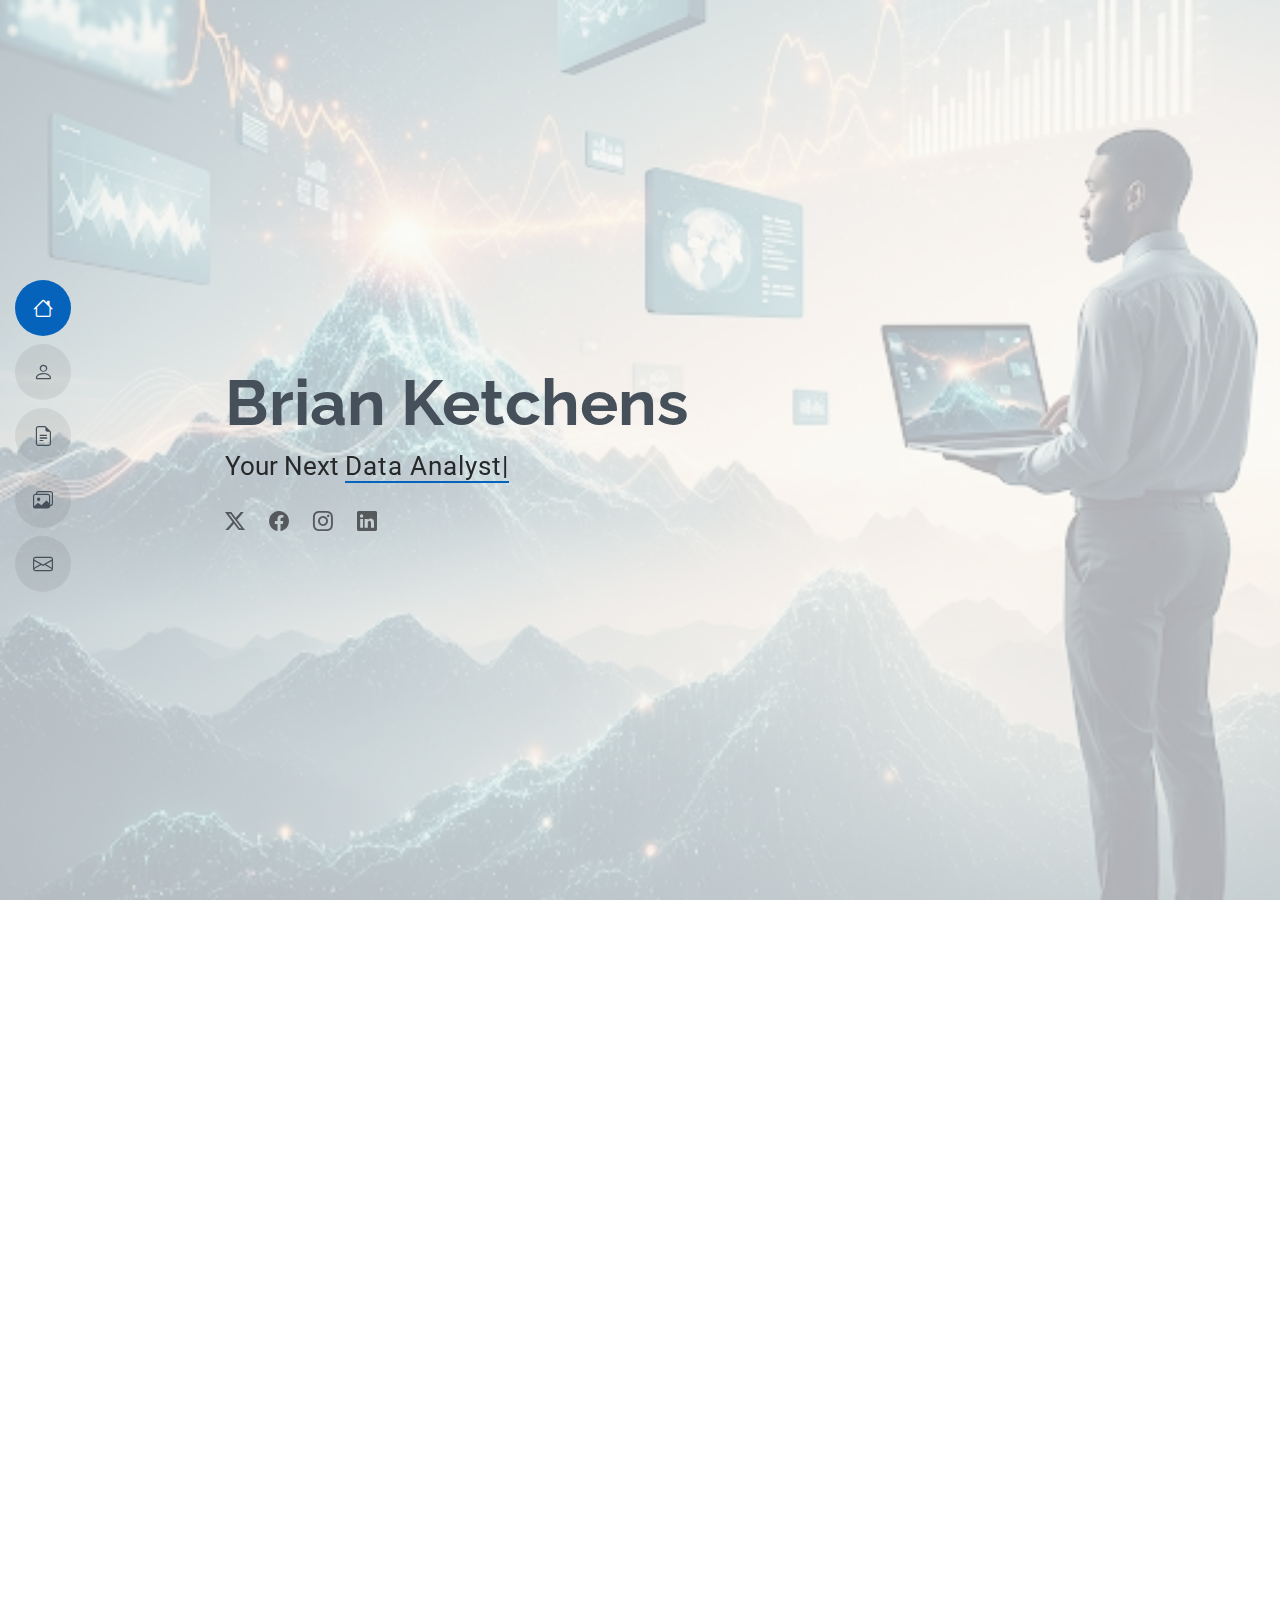
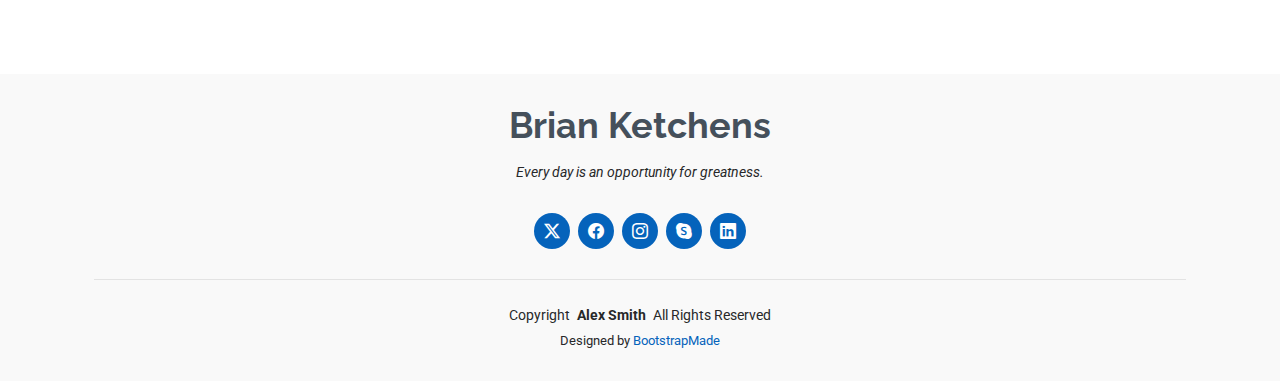
<file: index.html>
<!DOCTYPE html>
<html lang="en">

<head>
  <meta charset="utf-8">
  <meta content="width=device-width, initial-scale=1.0" name="viewport">
  <title>Brian E Ketchens Portfolio</title>
  <meta content="" name="description">
  <meta content="" name="keywords">

  <!-- Favicons -->
  <link rel="icon" type="image/png" href="assets/img/bk-port-icon.png">
  <link rel="apple-touch-icon" href="assets/img/bk-port-icon.png">

  <!-- Fonts -->
  <link href="https://fonts.googleapis.com" rel="preconnect">
  <link href="https://fonts.gstatic.com" rel="preconnect" crossorigin>
  <link href="https://fonts.googleapis.com/css2?family=Roboto:ital,wght@0,100;0,300;0,400;0,500;0,700;0,900;1,100;1,300;1,400;1,500;1,700;1,900&family=Poppins:ital,wght@0,100;0,200;0,300;0,400;0,500;0,600;0,700;0,800;0,900;1,100;1,200;1,300;1,400;1,500;1,600;1,700;1,800;1,900&family=Raleway:ital,wght@0,100;0,200;0,300;0,400;0,500;0,600;0,700;0,800;0,900;1,100;1,200;1,300;1,400;1,500;1,600;1,700;1,800;1,900&display=swap" rel="stylesheet">

  <!-- Vendor CSS Files -->
  <link href="assets/vendor/bootstrap/css/bootstrap.min.css" rel="stylesheet">
  <link href="assets/vendor/bootstrap-icons/bootstrap-icons.css" rel="stylesheet">
  <link href="assets/vendor/aos/aos.css" rel="stylesheet">
  <link href="assets/vendor/glightbox/css/glightbox.min.css" rel="stylesheet">
  <link href="assets/vendor/swiper/swiper-bundle.min.css" rel="stylesheet">

  <!-- Main CSS File -->
  <link href="assets/css/main.css" rel="stylesheet">

  <!-- =======================================================
  * Template Name: MyResume
  * Template URL: https://bootstrapmade.com/free-html-bootstrap-template-my-resume/
  * Updated: Jun 29 2024 with Bootstrap v5.3.3
  * Author: BootstrapMade.com
  * License: https://bootstrapmade.com/license/
  ======================================================== -->
</head>

<body class="index-page">

  <header id="header" class="header d-flex flex-column justify-content-center">

    <i class="header-toggle d-xl-none bi bi-list"></i>

    <nav id="navmenu" class="navmenu">
      <ul>
        <li><a href="#hero" class="active"><i class="bi bi-house navicon"></i><span>Home</span></a></li>
        <li><a href="#about"><i class="bi bi-person navicon"></i><span>About</span></a></li>
        <li><a href="#resume"><i class="bi bi-file-earmark-text navicon"></i><span>Resume</span></a></li>
        <li><a href="#portfolio"><i class="bi bi-images navicon"></i><span>Portfolio</span></a></li>
        <li><a href="#contact"><i class="bi bi-envelope navicon"></i><span>Contact</span></a></li>
      </ul>
    </nav>

  </header>

  <main class="main">

    <!-- Hero Section -->
    <section id="hero" class="hero section light-background">

      <img src="assets/img/hero-bg.jpg" alt="">

      <div class="container" data-aos="zoom-out">
        <div class="row justify-content-center">
          <div class="col-lg-9">
            <h2>Brian Ketchens</h2>
            <p>Your Next <span class="typed" data-typed-items="Data Analyst, Teammate, Collaboration Partner, Criticus Cōgitātor">Data Analyst</span><span class="typed-cursor typed-cursor--blink" aria-hidden="true"></span></p>
            <div class="social-links">
              <a href="#"><i class="bi bi-twitter-x"></i></a>
              <a href="#"><i class="bi bi-facebook"></i></a>
              <a href="#"><i class="bi bi-instagram"></i></a>
              <a href="https://www.linkedin.com/in/brian-ketchens-2b96ba56/"><i class="bi bi-linkedin"></i></a>
            </div>
          </div>
        </div>
      </div>

    </section><!-- /Hero Section -->

    <!-- About Section -->
    <section id="about" class="about section">

      <!-- Section Title -->
      <div class="container section-title" data-aos="fade-up">
        <h2>About</h2>
        <p>I am a curious person with a deep desire to uncover opportunities through data analysis. Learning how to reveal inobvious things with data excites. I aim to deliver digestible data-driven business solutions through data visualizations and insights derived from what we know of the human condition.</p>
      </div><!-- End Section Title -->

      <div class="container" data-aos="fade-up" data-aos-delay="100">

        <div class="row gy-4 justify-content-center">
          <div class="col-lg-4">
            <img src="assets/img/profile-img.jpg" class="img-fluid" alt="">
          </div>
          <div class="col-lg-8 content">
            <h2>Data Analyst</h2>
            <p class="fst-italic py-3">
              Me at a Glance
            </p>
            <div class="row">
              <div class="col-lg-6">
                <ul>
                  <li><i class="bi bi-chevron-right"></i> <strong>Birthday:</strong> <span> 31 March </span></li>
                  <li><i class="bi bi-chevron-right"></i> <strong>Website:</strong> <span>https://linkedin.com/in/brian-ketchens</span></li>
                  <li><i class="bi bi-chevron-right"></i> <strong>Phone:</strong> <span>(517) 414 2294</span></li>
                  <li><i class="bi bi-chevron-right"></i> <strong>City:</strong> <span>Jackson MI, USA</span></li>
                </ul>
              </div>
              <div class="col-lg-6">
                <ul>
                  <li><i class="bi bi-chevron-right"></i> <strong>Professional Experience:</strong> <span>25 </span></li>
                  <li><i class="bi bi-chevron-right"></i> <strong>Degree:</strong> <span>Associates in Science</span></li>
                  <li><i class="bi bi-chevron-right"></i> <strong>Email:</strong> <span>brian.ketchens@outlook.com</span></li>
                  <li><i class="bi bi-chevron-right"></i> <strong>Employment:</strong> <span>Immediate availability</span></li>
                </ul>
              </div>
            </div>
            <p class="py-3">
              Hello. I am Brian. I am amidst a career pivot towards data analytics. My passion for data comes from a curiousity to know what is knowable and a keen desire to effectively problem-solve.
              I spent the last 2 years knee-deep in grocery store ecommerce data. In the role of supervisor, it quickly became apparent there were metrics other than KPI, that drove KPI goal adherence. In other words, the business problem was not properly defined. 
              Beforehand, I spent 21 years in an analytical chemistry department focused on environmental remediation. Data was compiled at instrument and then warehoused on a LIMS. This is a world of control charts, 6 degrees of freedom and ad hoc problem-solving. 
              In my final 3 years in the lab, I served as the operational supervisor. In this role I was introduced to formal problem-solving tools which were an ephiphany. I cultivated my problem-skills with formal six sigma training. 
              I am entirely comfortable with reporting to all levels of management and presenting in public. I consider distilling information a strength of mine and have set about honing the skills needed for increasingly complex analytical tasks. 
              What I have learned in the last 2 months as a fully dedicated data analyst is, apart from a properly defined business problem (which includes stakeholder agreement on the definition and scope!), cleaning data is equally important. It is not as straight-forward as I might have initially thought and requires failure mode and effects type analysis. Poorly cleaned data creates rework and reprocessing loops which cost the business time and money. 
              I want to bring my creative and analytical energies to a team that is willing to think outside the box a little with their next data analyst hire. 
              I will not waste your time pretending to <strong>be</strong>something I am not. Details and deadlines are not optional. 
            </p>
          </div>
        </div>

      </div>

    </section><!-- /About Section -->

    <!-- Stats Section -->
    <section id="stats" class="stats section">

      <div class="container" data-aos="fade-up" data-aos-delay="100">

        <div class="row gy-4">

          <div class="col-lg-3 col-md-6 d-flex flex-column align-items-center">
            <i class="bi bi-bar-chart"></i>
            <div class="stats-item">
              <span data-purecounter-start="0" data-purecounter-end="1" data-purecounter-duration="1" class="purecounter"></span>
              <p>Dashboards</p>
            </div>
          </div><!-- End Stats Item -->

          <div class="col-lg-3 col-md-6 d-flex flex-column align-items-center">
            <i class="bi bi-journal-richtext"></i>
            <div class="stats-item">
              <span data-purecounter-start="0" data-purecounter-end="3" data-purecounter-duration="1" class="purecounter"></span>
              <p>Projects</p>
            </div>
          </div><!-- End Stats Item -->

          <div class="col-lg-3 col-md-6 d-flex flex-column align-items-center">
            <i class="bi bi-display"></i>
            <div class="stats-item">
              <span data-purecounter-start="0" data-purecounter-end="0" data-purecounter-duration="1" class="purecounter"></span>
              <p>Presentations</p>
            </div>
          </div><!-- End Stats Item -->

          <div class="col-lg-3 col-md-6 d-flex flex-column align-items-center">
            <i class="bi bi-people"></i>
            <div class="stats-item">
              <span data-purecounter-start="0" data-purecounter-end="0" data-purecounter-duration="1" class="purecounter"></span>
              <p>Colabs</p>
            </div>
          </div><!-- End Stats Item -->

        </div>

      </div>


    <!-- Resume Section -->
    <section id="resume" class="resume section">

      <!-- Section Title -->
      <div class="container section-title" data-aos="fade-up">
        <h2>Resume</h2>
        <p>Full resume can be found on my <a href="https://www.linkedin.com/in/brian-ketchens-2b96ba56/">LinkedIn</a> profile.</p>
      </div><!-- End Section Title -->

      <div class="container">

        <div class="row">

          <div class="col-lg-6" data-aos="fade-up" data-aos-delay="100">
            <h3 class="resume-title">Sumary</h3>

            <div class="resume-item pb-0">
              <h4>Brian Ketchens</h4>
              <p><em>Analytical and results-driven leader with over two decades of experience in both laboratory and retail e-commerce operations. Passionate about leveraging a curiosity-driven, data-first approach to define business problems and translate human-centric insights into impactful process improvements.</em></p>
              <ul>
                <li>Leadership & Operations: Team Leadership, Employee Engagement, Process Management, Cross-Functional Collaboration, Training & Mentoring.</li>
                <li>Data-Driven Decision Making & Analysis: Business Problem Definition, Stakeholder Collaboration, Strategic Scoping, KPI Development & Tracking, Data Interpretation, Data Visualization, Root Cause Analysis, DMAIC (Greenbelt Certified), A3 Problem Solving, SQL, Tableau, R Programming, MS Excel.
</li>
                <li>Technical & Quality Management: Analytical Chemistry, Quality Control, Technical Writing (SOPs & SAPs), Document Lifecycle Management, Data-Driven Insights.</li>
              </ul>
            </div><!-- End Resume Item -->

            <h3 class="resume-title">Education</h3>
            <div class="resume-item">
              <h4>Google Data Analytics Certificate</h4>
              <h5>2025 </h5>
              <p><em>Coursera, Online</em></p>
              <p> R Programming, SQL, Tableau, Google Sheets, MS Excel, Data Transformation, Data Cleaning</p>
            </div><!-- End Resume Item -->

            <div class="resume-item">
              <h4>Associates in Science &amp; Pre-Engineering</h4>
              <h5>2011 - 2012</h5>
              <p><em>Jackson College, Jackson, MI</em></p>
              <p>Graduated with honors.</p>
            </div><!-- End Resume Item -->

          </div>

          <div class="col-lg-6" data-aos="fade-up" data-aos-delay="200">
            <h3 class="resume-title">Professional Experience</h3>
            <div class="resume-item">
              <h4>E Commerce Supervisor</h4>
              <h5>2022 - 31 July 2025</h5>
              <p><em>Kroger, Jackson, MI </em></p>
              <ul>
                <li>Drove team performance by leveraging key metrics, including fill rate (consistently above 98%) and car-side delivery times (<4.5 minutes) to coach lower-performing staff and identify operational efficiencies.
</li>
                <li>Proactively investigated operational data to identify a critical bottleneck—late trolleys—and solved the systemic problem by proactively communicating upset conditions to maintain operational targets.
 </li>
                <li>Championed a data-driven culture, creating a unique peer-group analysis of selection speed to motivate staff and training team leads to evaluate data for actionable, real-time insights.
</li>
                <li>Normalized disparate performance data to create a holistic view of team and individual metrics, empowering data-driven coaching and fostering a competitive environment.
</li>
                <li>Fostered a high-performance team environment that consistently met daily order promises regardless of staffing, viewing each order as a commitment to the customer.</li>
              </ul>
            </div><!-- End Resume Item -->

            <div class="resume-item">
              <h4>Analytical Operations Supervisor</h4>
              <h5>2018 - 2021</h5>
              <p><em>CMS Energy, Jackson, MI</em></p>
              <ul>
                <li>Developed and implemented new KPIs for the operations team, resulting in improved efficiency and accountability.</li>
                <li>Led formal problem-solving efforts using tools like Root Cause Analysis and A3 to identify and resolve operational issues.</li>
                <li>Managed the creation and review of technical Standard Operating Procedures (SOPs) and Standard Analytical Procedures (SAPs), ensuring adherence to document lifecycle management protocols.</li>
                <li>Served as a co-chair and analytical lead for the Enterprise Project Managment and Environmental Services workgroup (300+ employees) Employee Empowerment/Engagement team where my  data analysis showed an exponential correlation between problem-solving skills and leadership ratings. Translated this insight into a gamified waste elimination competition and communicated progress through a monthly newsletter and infographics.
</li>
              </ul>
            </div><!-- Edn Resume Item -->

          </div>

        </div>

      </div>

    </section><!-- /Resume Section -->

    <!-- Portfolio Section -->
    <section id="portfolio" class="portfolio section">

      <!-- Section Title -->
      <div class="container section-title" data-aos="fade-up">
        <h2>Portfolio</h2>
        <p>Welcome to my portfolio! Here you will find my analyses and projects.</p>
      </div><!-- End Section Title -->

      <div class="container">

        <div class="isotope-layout" data-default-filter="*" data-layout="masonry" data-sort="original-order">

          <ul class="portfolio-filters isotope-filters" data-aos="fade-up" data-aos-delay="100">
            <li data-filter="*" class="filter-active">All</li>
            <li data-filter=".filter-R">R</li>
            <li data-filter=".filter-dataviz">Tableau</li>
            <li data-filter=".filter-SQL">SQL</li>
          </ul><!-- End Portfolio Filters -->

      <div class="row gy-4 isotope-container" data-aos="fade-up" data-aos-delay="200">

           <div class="col-lg-4 col-md-6 portfolio-item isotope-item filter-R">
          <img src="assets/img/bellabeat.png" class="img-logo" alt="Bellabeat Case Study Logo">
          <div class="portfolio-info">
            <h4>Bellabeat Case Study Using Fitbit Data</h4>
            <p>R project analyzing Fitbit data for Bellabeat, focusing on wellness insights and data-driven recommendations.</p>
            <a href="assets/img/bellabeat.png" title="Bellabeat Case Study" data-gallery="portfolio-gallery-app" class="glightbox preview-link"><i class="bi bi-zoom-in"></i></a>
            <a href="https://brianketchens.github.io/corduroy-umbrella" title="View on GitHub" class="details-link"><i class="bi bi-link-45deg"></i></a>
          </div>
            </div><!-- End Portfolio Item -->
          <!-- Portfolio Entry: EPL Club Performance Dashboard_2024-25 Season -->
          <div class="col-lg-4 col-md-6 portfolio-item isotope-item filter-dataviz filter-all">
            <img src="assets/img/Tableau_EPL.png" class="img-logo" alt="EPL Club Performance Dashboard 2024-25 Season Tableau Icon">
          <div class="portfolio-info">
            <h4>EPL Club Performance Dashboard_2024-25 Season</h4>
            <p>Tableau dashboard analyzing EPL club performance for the 2024-25 season.</p>
            <a href="assets/img/Tableau_EPL.png" title="EPL Dashboard Icon" data-gallery="portfolio-gallery-app" class="glightbox preview-link"><i class="bi bi-zoom-in"></i></a>
            <a href="https://public.tableau.com/views/EPLClubPerformanceDashboard2024-25Season/EPL2024-25?:language=en-US&:sid=&:redirect=auth&:display_count=n&:origin=viz_share_link" title="View Tableau Dashboard" class="details-link" target="_blank"><i class="bi bi-link-45deg"></i></a>
            <a href="https://public.tableau.com/views/EPLClubPerformanceDashboard2024-25Season/EPL2024-25?:language=en-US&:sid=&:redirect=auth&:display_count=n&:origin=viz_share_link" title="View on Tableau" class="details-link" target="_blank"><i class="bi bi-github"></i></a>
  </div>
</div><!-- End Portfolio Item -->
    </div>
</div>
          </div>
   
          </div><!-- End Portfolio Container -->

        </div>

      </div>

    </section><!-- /Portfolio Section -->
    <!-- Contact Section -->
    <section id="contact" class="contact section">

      <!-- Section Title -->
      <div class="container section-title" data-aos="fade-up">
        <h2>Contact</h2>
        <p>I eagerly await the opportunity to add value to your organization.</p>
      </div><!-- End Section Title -->

      <div class="container" data-aos="fade" data-aos-delay="100">

        <div class="row gy-4">

          <div class="col-lg-4">
            <div class="info-item d-flex" data-aos="fade-up" data-aos-delay="200">
              <i class="bi bi-geo-alt flex-shrink-0"></i>
              <div>
                <h3>Address</h3>
                <p>Jackson, Michigan</p>
              </div>
            </div><!-- End Info Item -->

            <div class="info-item d-flex" data-aos="fade-up" data-aos-delay="300">
              <i class="bi bi-telephone flex-shrink-0"></i>
              <div>
                <h3>Call Me</h3>
                <p>(517) 414 2294</p>
              </div>
            </div><!-- End Info Item -->

            <div class="info-item d-flex" data-aos="fade-up" data-aos-delay="400">
              <i class="bi bi-envelope flex-shrink-0"></i>
              <div>
                <h3>Email Me</h3>
                <p>brian.ketchens@outlook.com</p>
              </div>
            </div><!-- End Info Item -->

          </div>

          <div class="col-lg-8">
            <form action="forms/contact.php" method="post" class="php-email-form" data-aos="fade-up" data-aos-delay="200">
              <div class="row gy-4">

                <div class="col-md-6">
                  <input type="text" name="name" class="form-control" placeholder="Your Name" required="">
                </div>

                <div class="col-md-6 ">
                  <input type="email" class="form-control" name="email" placeholder="Your Email" required="">
                </div>

                <div class="col-md-12">
                  <input type="text" class="form-control" name="subject" placeholder="Subject" required="">
                </div>

                <div class="col-md-12">
                  <textarea class="form-control" name="message" rows="6" placeholder="Message" required=""></textarea>
                </div>

                <div class="col-md-12 text-center">
                  <div class="loading">Loading</div>
                  <div class="error-message"></div>
                  <div class="sent-message">Your message has been sent. Thank you!</div>

                  <button type="submit">Send Message</button>
                </div>

              </div>
            </form>
          </div><!-- End Contact Form -->

        </div>

      </div>

    </section><!-- /Contact Section -->

  </main>

  <footer id="footer" class="footer position-relative light-background">
    <div class="container">
      <h3 class="sitename">Brian Ketchens</h3>
      <p>Every day is an opportunity for greatness.</p>
      <div class="social-links d-flex justify-content-center">
        <a href=""><i class="bi bi-twitter-x"></i></a>
        <a href=""><i class="bi bi-facebook"></i></a>
        <a href=""><i class="bi bi-instagram"></i></a>
        <a href=""><i class="bi bi-skype"></i></a>
        <a href=""><i class="bi bi-linkedin"></i></a>
      </div>
      <div class="container">
        <div class="copyright">
          <span>Copyright</span> <strong class="px-1 sitename">Alex Smith</strong> <span>All Rights Reserved</span>
        </div>
        <div class="credits">
          <!-- All the links in the footer should remain intact. -->
          <!-- You can delete the links only if you've purchased the pro version. -->
          <!-- Licensing information: https://bootstrapmade.com/license/ -->
          <!-- Purchase the pro version with working PHP/AJAX contact form: [buy-url] -->
          Designed by <a href="https://bootstrapmade.com/">BootstrapMade</a>
        </div>
      </div>
    </div>
  </footer>

  <!-- Scroll Top -->
  <a href="#" id="scroll-top" class="scroll-top d-flex align-items-center justify-content-center"><i class="bi bi-arrow-up-short"></i></a>

  <!-- Preloader -->
  <div id="preloader"></div>

  <!-- Vendor JS Files -->
  <script src="assets/vendor/bootstrap/js/bootstrap.bundle.min.js"></script>
  <script src="assets/vendor/php-email-form/validate.js"></script>
  <script src="assets/vendor/aos/aos.js"></script>
  <script src="assets/vendor/typed.js/typed.umd.js"></script>
  <script src="assets/vendor/purecounter/purecounter_vanilla.js"></script>
  <script src="assets/vendor/waypoints/noframework.waypoints.js"></script>
  <script src="assets/vendor/glightbox/js/glightbox.min.js"></script>
  <script src="assets/vendor/imagesloaded/imagesloaded.pkgd.min.js"></script>
  <script src="assets/vendor/isotope-layout/isotope.pkgd.min.js"></script>
  <script src="assets/vendor/swiper/swiper-bundle.min.js"></script>

  <!-- Main JS File -->
  <script src="assets/js/main.js"></script>

</body>

</html>
</file>
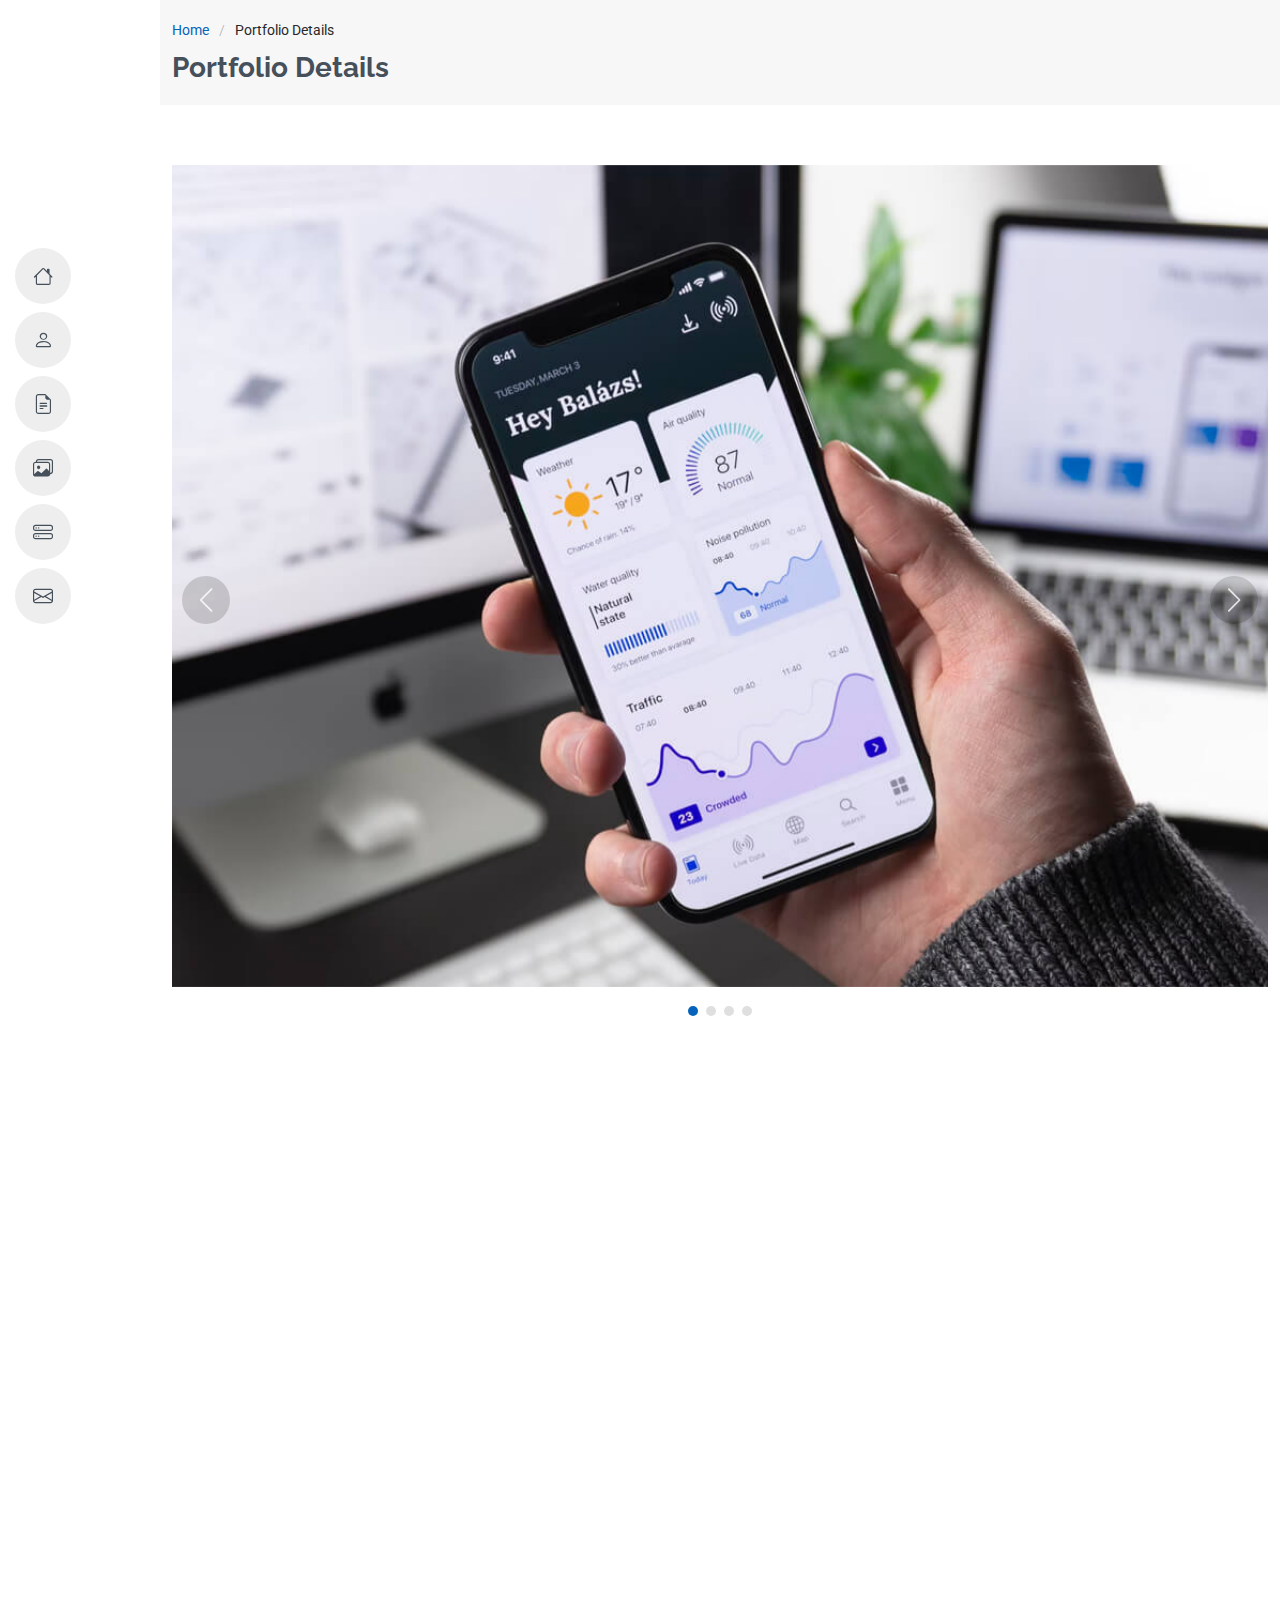
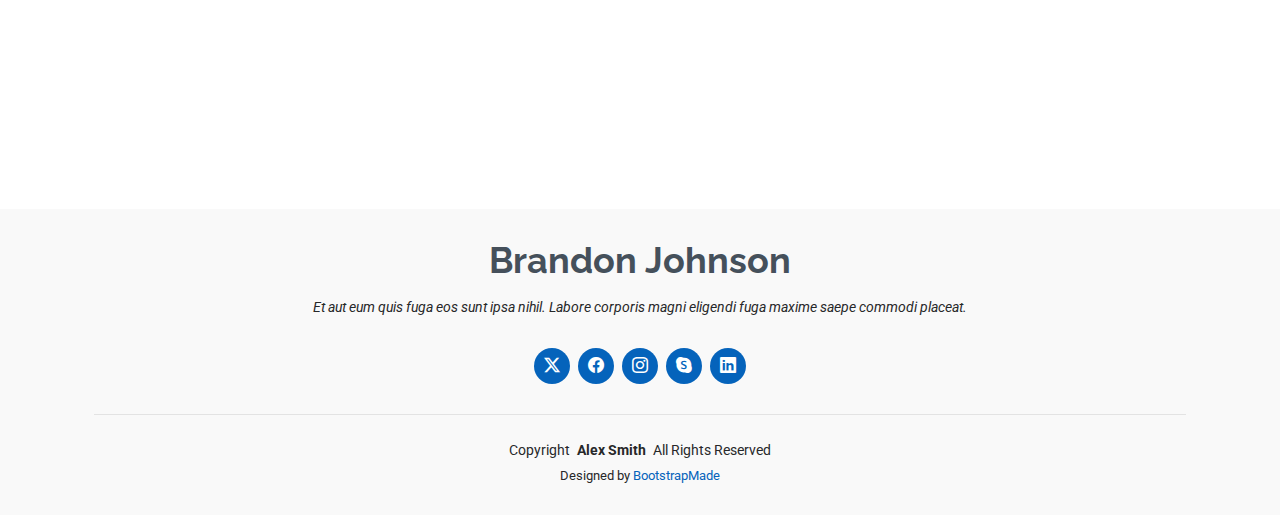
<file: portfolio-details.html>
<!DOCTYPE html>
<html lang="en">

<head>
  <meta charset="utf-8">
  <meta content="width=device-width, initial-scale=1.0" name="viewport">
  <title>Portfolio Details - MyResume Bootstrap Template</title>
  <meta content="" name="description">
  <meta content="" name="keywords">

  <!-- Favicons -->
  <link href="assets/img/favicon.png" rel="icon">
  <link href="assets/img/apple-touch-icon.png" rel="apple-touch-icon">

  <!-- Fonts -->
  <link href="https://fonts.googleapis.com" rel="preconnect">
  <link href="https://fonts.gstatic.com" rel="preconnect" crossorigin>
  <link href="https://fonts.googleapis.com/css2?family=Roboto:ital,wght@0,100;0,300;0,400;0,500;0,700;0,900;1,100;1,300;1,400;1,500;1,700;1,900&family=Poppins:ital,wght@0,100;0,200;0,300;0,400;0,500;0,600;0,700;0,800;0,900;1,100;1,200;1,300;1,400;1,500;1,600;1,700;1,800;1,900&family=Raleway:ital,wght@0,100;0,200;0,300;0,400;0,500;0,600;0,700;0,800;0,900;1,100;1,200;1,300;1,400;1,500;1,600;1,700;1,800;1,900&display=swap" rel="stylesheet">

  <!-- Vendor CSS Files -->
  <link href="assets/vendor/bootstrap/css/bootstrap.min.css" rel="stylesheet">
  <link href="assets/vendor/bootstrap-icons/bootstrap-icons.css" rel="stylesheet">
  <link href="assets/vendor/aos/aos.css" rel="stylesheet">
  <link href="assets/vendor/glightbox/css/glightbox.min.css" rel="stylesheet">
  <link href="assets/vendor/swiper/swiper-bundle.min.css" rel="stylesheet">

  <!-- Main CSS File -->
  <link href="assets/css/main.css" rel="stylesheet">

  <!-- =======================================================
  * Template Name: MyResume
  * Template URL: https://bootstrapmade.com/free-html-bootstrap-template-my-resume/
  * Updated: Jun 29 2024 with Bootstrap v5.3.3
  * Author: BootstrapMade.com
  * License: https://bootstrapmade.com/license/
  ======================================================== -->
</head>

<body class="portfolio-details-page">

  <header id="header" class="header d-flex flex-column justify-content-center">

    <i class="header-toggle d-xl-none bi bi-list"></i>

    <nav id="navmenu" class="navmenu">
      <ul>
        <li><a href="#hero"><i class="bi bi-house navicon"></i><span>Home</span></a></li>
        <li><a href="#about"><i class="bi bi-person navicon"></i><span>About</span></a></li>
        <li><a href="#resume"><i class="bi bi-file-earmark-text navicon"></i><span>Resume</span></a></li>
        <li><a href="#portfolio"><i class="bi bi-images navicon"></i><span>Portfolio</span></a></li>
        <li><a href="#services"><i class="bi bi-hdd-stack navicon"></i><span>Services</span></a></li>
        <li><a href="#contact"><i class="bi bi-envelope navicon"></i><span>Contact</span></a></li>
      </ul>
    </nav>

  </header>

  <main class="main">

    <!-- Page Title -->
    <div class="page-title" data-aos="fade">
      <div class="container">
        <nav class="breadcrumbs">
          <ol>
            <li><a href="index.html">Home</a></li>
            <li class="current">Portfolio Details</li>
          </ol>
        </nav>
        <h1>Portfolio Details</h1>
      </div>
    </div><!-- End Page Title -->

    <!-- Portfolio Details Section -->
    <section id="portfolio-details" class="portfolio-details section">

      <div class="container" data-aos="fade-up">

        <div class="portfolio-details-slider swiper init-swiper">
          <script type="application/json" class="swiper-config">
            {
              "loop": true,
              "speed": 600,
              "autoplay": {
                "delay": 5000
              },
              "slidesPerView": "auto",
              "navigation": {
                "nextEl": ".swiper-button-next",
                "prevEl": ".swiper-button-prev"
              },
              "pagination": {
                "el": ".swiper-pagination",
                "type": "bullets",
                "clickable": true
              }
            }
          </script>
          <div class="swiper-wrapper align-items-center">

            <div class="swiper-slide">
              <img src="assets/img/portfolio/app-1.jpg" alt="">
            </div>

            <div class="swiper-slide">
              <img src="assets/img/portfolio/product-1.jpg" alt="">
            </div>

            <div class="swiper-slide">
              <img src="assets/img/portfolio/branding-1.jpg" alt="">
            </div>

            <div class="swiper-slide">
              <img src="assets/img/portfolio/books-1.jpg" alt="">
            </div>

          </div>
          <div class="swiper-button-prev"></div>
          <div class="swiper-button-next"></div>
          <div class="swiper-pagination"></div>
        </div>

        <div class="row justify-content-between gy-4 mt-4">

          <div class="col-lg-8" data-aos="fade-up">
            <div class="portfolio-description">
              <h2>This is an example of portfolio details</h2>
              <p>
                Autem ipsum nam porro corporis rerum. Quis eos dolorem eos itaque inventore commodi labore quia quia. Exercitationem repudiandae officiis neque suscipit non officia eaque itaque enim. Voluptatem officia accusantium nesciunt est omnis tempora consectetur dignissimos. Sequi nulla at esse enim cum deserunt eius.
              </p>
              <p>
                Amet consequatur qui dolore veniam voluptatem voluptatem sit. Non aspernatur atque natus ut cum nam et. Praesentium error dolores rerum minus sequi quia veritatis eum. Eos et doloribus doloremque nesciunt molestiae laboriosam.
              </p>

              <div class="testimonial-item">
                <p>
                  <i class="bi bi-quote quote-icon-left"></i>
                  <span>Export tempor illum tamen malis malis eram quae irure esse labore quem cillum quid cillum eram malis quorum velit fore eram velit sunt aliqua noster fugiat irure amet legam anim culpa.</span>
                  <i class="bi bi-quote quote-icon-right"></i>
                </p>
                <div>
                  <img src="assets/img/testimonials/testimonials-2.jpg" class="testimonial-img" alt="">
                  <h3>Sara Wilsson</h3>
                  <h4>Designer</h4>
                </div>
              </div>

              <p>
                Impedit ipsum quae et aliquid doloribus et voluptatem quasi. Perspiciatis occaecati earum et magnam animi. Quibusdam non qui ea vitae suscipit vitae sunt. Repudiandae incidunt cumque minus deserunt assumenda tempore. Delectus voluptas necessitatibus est.
              </p>

              <p>
                Sunt voluptatum sapiente facilis quo odio aut ipsum repellat debitis. Molestiae et autem libero. Explicabo et quod necessitatibus similique quis dolor eum. Numquam eaque praesentium rem et qui nesciunt.
              </p>

            </div>
          </div>

          <div class="col-lg-3" data-aos="fade-up" data-aos-delay="100">
            <div class="portfolio-info">
              <h3>Project information</h3>
              <ul>
                <li><strong>Category</strong> Web design</li>
                <li><strong>Client</strong> ASU Company</li>
                <li><strong>Project date</strong> 01 March, 2020</li>
                <li><strong>Project URL</strong> <a href="#">www.example.com</a></li>
                <li><a href="#" class="btn-visit align-self-start">Visit Website</a></li>
              </ul>
            </div>
          </div>

        </div>

      </div>

    </section><!-- /Portfolio Details Section -->

  </main>

  <footer id="footer" class="footer position-relative light-background">
    <div class="container">
      <h3 class="sitename">Brandon Johnson</h3>
      <p>Et aut eum quis fuga eos sunt ipsa nihil. Labore corporis magni eligendi fuga maxime saepe commodi placeat.</p>
      <div class="social-links d-flex justify-content-center">
        <a href=""><i class="bi bi-twitter-x"></i></a>
        <a href=""><i class="bi bi-facebook"></i></a>
        <a href=""><i class="bi bi-instagram"></i></a>
        <a href=""><i class="bi bi-skype"></i></a>
        <a href=""><i class="bi bi-linkedin"></i></a>
      </div>
      <div class="container">
        <div class="copyright">
          <span>Copyright</span> <strong class="px-1 sitename">Alex Smith</strong> <span>All Rights Reserved</span>
        </div>
        <div class="credits">
          <!-- All the links in the footer should remain intact. -->
          <!-- You can delete the links only if you've purchased the pro version. -->
          <!-- Licensing information: https://bootstrapmade.com/license/ -->
          <!-- Purchase the pro version with working PHP/AJAX contact form: [buy-url] -->
          Designed by <a href="https://bootstrapmade.com/">BootstrapMade</a>
        </div>
      </div>
    </div>
  </footer>

  <!-- Scroll Top -->
  <a href="#" id="scroll-top" class="scroll-top d-flex align-items-center justify-content-center"><i class="bi bi-arrow-up-short"></i></a>

  <!-- Preloader -->
  <div id="preloader"></div>

  <!-- Vendor JS Files -->
  <script src="assets/vendor/bootstrap/js/bootstrap.bundle.min.js"></script>
  <script src="assets/vendor/php-email-form/validate.js"></script>
  <script src="assets/vendor/aos/aos.js"></script>
  <script src="assets/vendor/typed.js/typed.umd.js"></script>
  <script src="assets/vendor/purecounter/purecounter_vanilla.js"></script>
  <script src="assets/vendor/waypoints/noframework.waypoints.js"></script>
  <script src="assets/vendor/glightbox/js/glightbox.min.js"></script>
  <script src="assets/vendor/imagesloaded/imagesloaded.pkgd.min.js"></script>
  <script src="assets/vendor/isotope-layout/isotope.pkgd.min.js"></script>
  <script src="assets/vendor/swiper/swiper-bundle.min.js"></script>

  <!-- Main JS File -->
  <script src="assets/js/main.js"></script>

</body>

</html>
</file>
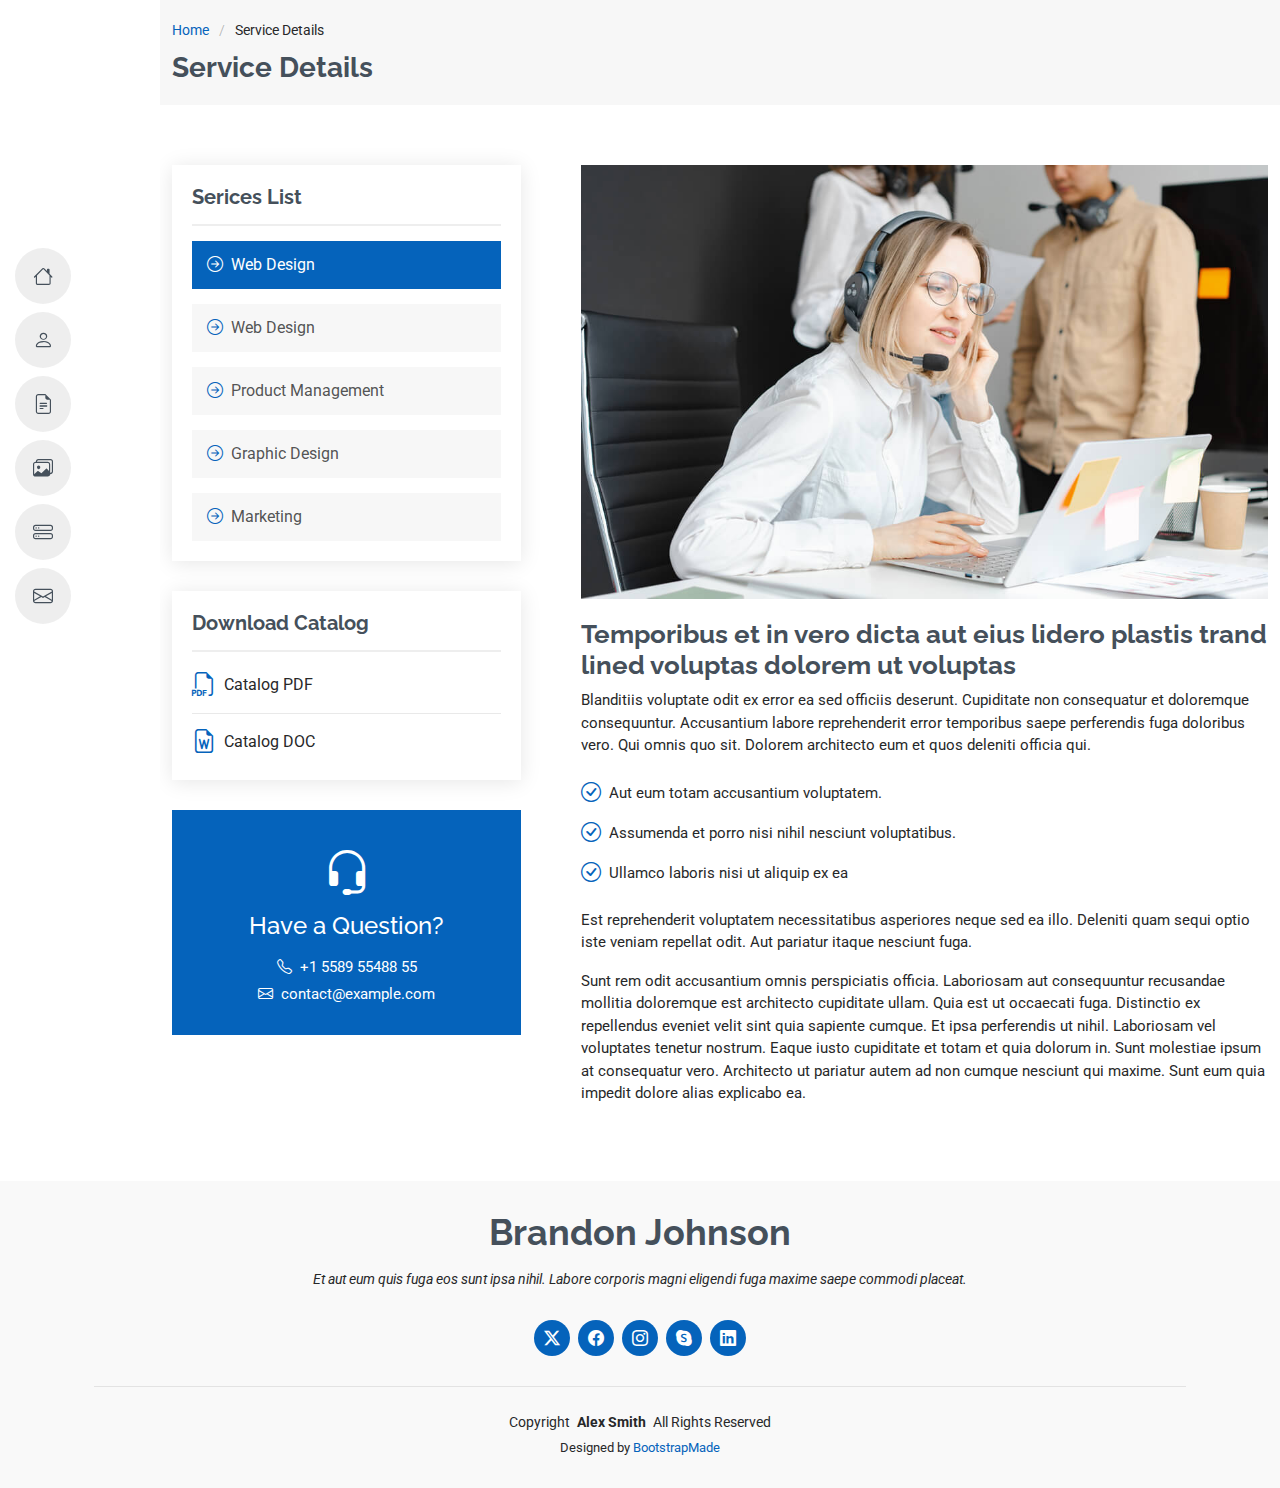
<file: service-details.html>
<!DOCTYPE html>
<html lang="en">

<head>
  <meta charset="utf-8">
  <meta content="width=device-width, initial-scale=1.0" name="viewport">
  <title>Service Details - MyResume Bootstrap Template</title>
  <meta content="" name="description">
  <meta content="" name="keywords">

  <!-- Favicons -->
  <link href="assets/img/favicon.png" rel="icon">
  <link href="assets/img/apple-touch-icon.png" rel="apple-touch-icon">

  <!-- Fonts -->
  <link href="https://fonts.googleapis.com" rel="preconnect">
  <link href="https://fonts.gstatic.com" rel="preconnect" crossorigin>
  <link href="https://fonts.googleapis.com/css2?family=Roboto:ital,wght@0,100;0,300;0,400;0,500;0,700;0,900;1,100;1,300;1,400;1,500;1,700;1,900&family=Poppins:ital,wght@0,100;0,200;0,300;0,400;0,500;0,600;0,700;0,800;0,900;1,100;1,200;1,300;1,400;1,500;1,600;1,700;1,800;1,900&family=Raleway:ital,wght@0,100;0,200;0,300;0,400;0,500;0,600;0,700;0,800;0,900;1,100;1,200;1,300;1,400;1,500;1,600;1,700;1,800;1,900&display=swap" rel="stylesheet">

  <!-- Vendor CSS Files -->
  <link href="assets/vendor/bootstrap/css/bootstrap.min.css" rel="stylesheet">
  <link href="assets/vendor/bootstrap-icons/bootstrap-icons.css" rel="stylesheet">
  <link href="assets/vendor/aos/aos.css" rel="stylesheet">
  <link href="assets/vendor/glightbox/css/glightbox.min.css" rel="stylesheet">
  <link href="assets/vendor/swiper/swiper-bundle.min.css" rel="stylesheet">

  <!-- Main CSS File -->
  <link href="assets/css/main.css" rel="stylesheet">

  <!-- =======================================================
  * Template Name: MyResume
  * Template URL: https://bootstrapmade.com/free-html-bootstrap-template-my-resume/
  * Updated: Jun 29 2024 with Bootstrap v5.3.3
  * Author: BootstrapMade.com
  * License: https://bootstrapmade.com/license/
  ======================================================== -->
</head>

<body class="service-details-page">

  <header id="header" class="header d-flex flex-column justify-content-center">

    <i class="header-toggle d-xl-none bi bi-list"></i>

    <nav id="navmenu" class="navmenu">
      <ul>
        <li><a href="#hero"><i class="bi bi-house navicon"></i><span>Home</span></a></li>
        <li><a href="#about"><i class="bi bi-person navicon"></i><span>About</span></a></li>
        <li><a href="#resume"><i class="bi bi-file-earmark-text navicon"></i><span>Resume</span></a></li>
        <li><a href="#portfolio"><i class="bi bi-images navicon"></i><span>Portfolio</span></a></li>
        <li><a href="#services"><i class="bi bi-hdd-stack navicon"></i><span>Services</span></a></li>
        <li><a href="#contact"><i class="bi bi-envelope navicon"></i><span>Contact</span></a></li>
      </ul>
    </nav>

  </header>

  <main class="main">

    <!-- Page Title -->
    <div class="page-title" data-aos="fade">
      <div class="container">
        <nav class="breadcrumbs">
          <ol>
            <li><a href="index.html">Home</a></li>
            <li class="current">Service Details</li>
          </ol>
        </nav>
        <h1>Service Details</h1>
      </div>
    </div><!-- End Page Title -->

    <!-- Service Details Section -->
    <section id="service-details" class="service-details section">

      <div class="container">

        <div class="row gy-5">

          <div class="col-lg-4" data-aos="fade-up" data-aos-delay="100">

            <div class="service-box">
              <h4>Serices List</h4>
              <div class="services-list">
                <a href="#" class="active"><i class="bi bi-arrow-right-circle"></i><span>Web Design</span></a>
                <a href="#"><i class="bi bi-arrow-right-circle"></i><span>Web Design</span></a>
                <a href="#"><i class="bi bi-arrow-right-circle"></i><span>Product Management</span></a>
                <a href="#"><i class="bi bi-arrow-right-circle"></i><span>Graphic Design</span></a>
                <a href="#"><i class="bi bi-arrow-right-circle"></i><span>Marketing</span></a>
              </div>
            </div><!-- End Services List -->

            <div class="service-box">
              <h4>Download Catalog</h4>
              <div class="download-catalog">
                <a href="#"><i class="bi bi-filetype-pdf"></i><span>Catalog PDF</span></a>
                <a href="#"><i class="bi bi-file-earmark-word"></i><span>Catalog DOC</span></a>
              </div>
            </div><!-- End Services List -->

            <div class="help-box d-flex flex-column justify-content-center align-items-center">
              <i class="bi bi-headset help-icon"></i>
              <h4>Have a Question?</h4>
              <p class="d-flex align-items-center mt-2 mb-0"><i class="bi bi-telephone me-2"></i> <span>+1 5589 55488 55</span></p>
              <p class="d-flex align-items-center mt-1 mb-0"><i class="bi bi-envelope me-2"></i> <a href="mailto:contact@example.com">contact@example.com</a></p>
            </div>

          </div>

          <div class="col-lg-8 ps-lg-5" data-aos="fade-up" data-aos-delay="200">
            <img src="assets/img/services.jpg" alt="" class="img-fluid services-img">
            <h3>Temporibus et in vero dicta aut eius lidero plastis trand lined voluptas dolorem ut voluptas</h3>
            <p>
              Blanditiis voluptate odit ex error ea sed officiis deserunt. Cupiditate non consequatur et doloremque consequuntur. Accusantium labore reprehenderit error temporibus saepe perferendis fuga doloribus vero. Qui omnis quo sit. Dolorem architecto eum et quos deleniti officia qui.
            </p>
            <ul>
              <li><i class="bi bi-check-circle"></i> <span>Aut eum totam accusantium voluptatem.</span></li>
              <li><i class="bi bi-check-circle"></i> <span>Assumenda et porro nisi nihil nesciunt voluptatibus.</span></li>
              <li><i class="bi bi-check-circle"></i> <span>Ullamco laboris nisi ut aliquip ex ea</span></li>
            </ul>
            <p>
              Est reprehenderit voluptatem necessitatibus asperiores neque sed ea illo. Deleniti quam sequi optio iste veniam repellat odit. Aut pariatur itaque nesciunt fuga.
            </p>
            <p>
              Sunt rem odit accusantium omnis perspiciatis officia. Laboriosam aut consequuntur recusandae mollitia doloremque est architecto cupiditate ullam. Quia est ut occaecati fuga. Distinctio ex repellendus eveniet velit sint quia sapiente cumque. Et ipsa perferendis ut nihil. Laboriosam vel voluptates tenetur nostrum. Eaque iusto cupiditate et totam et quia dolorum in. Sunt molestiae ipsum at consequatur vero. Architecto ut pariatur autem ad non cumque nesciunt qui maxime. Sunt eum quia impedit dolore alias explicabo ea.
            </p>
          </div>

        </div>

      </div>

    </section><!-- /Service Details Section -->

  </main>

  <footer id="footer" class="footer position-relative light-background">
    <div class="container">
      <h3 class="sitename">Brandon Johnson</h3>
      <p>Et aut eum quis fuga eos sunt ipsa nihil. Labore corporis magni eligendi fuga maxime saepe commodi placeat.</p>
      <div class="social-links d-flex justify-content-center">
        <a href=""><i class="bi bi-twitter-x"></i></a>
        <a href=""><i class="bi bi-facebook"></i></a>
        <a href=""><i class="bi bi-instagram"></i></a>
        <a href=""><i class="bi bi-skype"></i></a>
        <a href=""><i class="bi bi-linkedin"></i></a>
      </div>
      <div class="container">
        <div class="copyright">
          <span>Copyright</span> <strong class="px-1 sitename">Alex Smith</strong> <span>All Rights Reserved</span>
        </div>
        <div class="credits">
          <!-- All the links in the footer should remain intact. -->
          <!-- You can delete the links only if you've purchased the pro version. -->
          <!-- Licensing information: https://bootstrapmade.com/license/ -->
          <!-- Purchase the pro version with working PHP/AJAX contact form: [buy-url] -->
          Designed by <a href="https://bootstrapmade.com/">BootstrapMade</a>
        </div>
      </div>
    </div>
  </footer>

  <!-- Scroll Top -->
  <a href="#" id="scroll-top" class="scroll-top d-flex align-items-center justify-content-center"><i class="bi bi-arrow-up-short"></i></a>

  <!-- Preloader -->
  <div id="preloader"></div>

  <!-- Vendor JS Files -->
  <script src="assets/vendor/bootstrap/js/bootstrap.bundle.min.js"></script>
  <script src="assets/vendor/php-email-form/validate.js"></script>
  <script src="assets/vendor/aos/aos.js"></script>
  <script src="assets/vendor/typed.js/typed.umd.js"></script>
  <script src="assets/vendor/purecounter/purecounter_vanilla.js"></script>
  <script src="assets/vendor/waypoints/noframework.waypoints.js"></script>
  <script src="assets/vendor/glightbox/js/glightbox.min.js"></script>
  <script src="assets/vendor/imagesloaded/imagesloaded.pkgd.min.js"></script>
  <script src="assets/vendor/isotope-layout/isotope.pkgd.min.js"></script>
  <script src="assets/vendor/swiper/swiper-bundle.min.js"></script>

  <!-- Main JS File -->
  <script src="assets/js/main.js"></script>

</body>

</html>
</file>
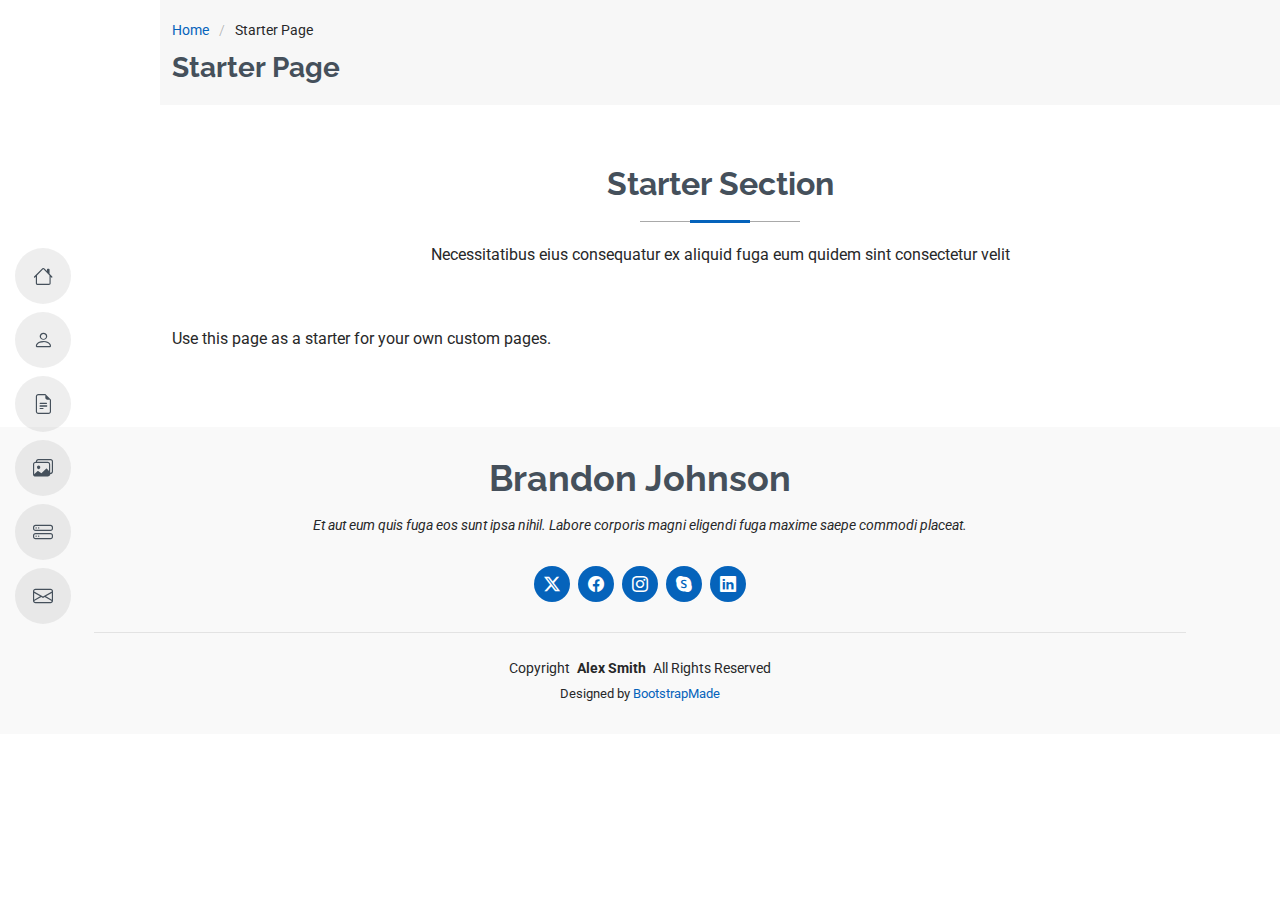
<file: starter-page.html>
<!DOCTYPE html>
<html lang="en">

<head>
  <meta charset="utf-8">
  <meta content="width=device-width, initial-scale=1.0" name="viewport">
  <title>Starter Page - MyResume Bootstrap Template</title>
  <meta content="" name="description">
  <meta content="" name="keywords">

  <!-- Favicons -->
  <link href="assets/img/favicon.png" rel="icon">
  <link href="assets/img/apple-touch-icon.png" rel="apple-touch-icon">

  <!-- Fonts -->
  <link href="https://fonts.googleapis.com" rel="preconnect">
  <link href="https://fonts.gstatic.com" rel="preconnect" crossorigin>
  <link href="https://fonts.googleapis.com/css2?family=Roboto:ital,wght@0,100;0,300;0,400;0,500;0,700;0,900;1,100;1,300;1,400;1,500;1,700;1,900&family=Poppins:ital,wght@0,100;0,200;0,300;0,400;0,500;0,600;0,700;0,800;0,900;1,100;1,200;1,300;1,400;1,500;1,600;1,700;1,800;1,900&family=Raleway:ital,wght@0,100;0,200;0,300;0,400;0,500;0,600;0,700;0,800;0,900;1,100;1,200;1,300;1,400;1,500;1,600;1,700;1,800;1,900&display=swap" rel="stylesheet">

  <!-- Vendor CSS Files -->
  <link href="assets/vendor/bootstrap/css/bootstrap.min.css" rel="stylesheet">
  <link href="assets/vendor/bootstrap-icons/bootstrap-icons.css" rel="stylesheet">
  <link href="assets/vendor/aos/aos.css" rel="stylesheet">
  <link href="assets/vendor/glightbox/css/glightbox.min.css" rel="stylesheet">
  <link href="assets/vendor/swiper/swiper-bundle.min.css" rel="stylesheet">

  <!-- Main CSS File -->
  <link href="assets/css/main.css" rel="stylesheet">

  <!-- =======================================================
  * Template Name: MyResume
  * Template URL: https://bootstrapmade.com/free-html-bootstrap-template-my-resume/
  * Updated: Jun 29 2024 with Bootstrap v5.3.3
  * Author: BootstrapMade.com
  * License: https://bootstrapmade.com/license/
  ======================================================== -->
</head>

<body class="starter-page-page">

  <header id="header" class="header d-flex flex-column justify-content-center">

    <i class="header-toggle d-xl-none bi bi-list"></i>

    <nav id="navmenu" class="navmenu">
      <ul>
        <li><a href="#hero"><i class="bi bi-house navicon"></i><span>Home</span></a></li>
        <li><a href="#about"><i class="bi bi-person navicon"></i><span>About</span></a></li>
        <li><a href="#resume"><i class="bi bi-file-earmark-text navicon"></i><span>Resume</span></a></li>
        <li><a href="#portfolio"><i class="bi bi-images navicon"></i><span>Portfolio</span></a></li>
        <li><a href="#services"><i class="bi bi-hdd-stack navicon"></i><span>Services</span></a></li>
        <li><a href="#contact"><i class="bi bi-envelope navicon"></i><span>Contact</span></a></li>
      </ul>
    </nav>

  </header>

  <main class="main">

    <!-- Page Title -->
    <div class="page-title" data-aos="fade">
      <div class="container">
        <nav class="breadcrumbs">
          <ol>
            <li><a href="index.html">Home</a></li>
            <li class="current">Starter Page</li>
          </ol>
        </nav>
        <h1>Starter Page</h1>
      </div>
    </div><!-- End Page Title -->

    <!-- Starter Section Section -->
    <section id="starter-section" class="starter-section section">

      <!-- Section Title -->
      <div class="container section-title" data-aos="fade-up">
        <h2>Starter Section</h2>
        <p>Necessitatibus eius consequatur ex aliquid fuga eum quidem sint consectetur velit</p>
      </div><!-- End Section Title -->

      <div class="container" data-aos="fade-up">
        <p>Use this page as a starter for your own custom pages.</p>
      </div>

    </section><!-- /Starter Section Section -->

  </main>

  <footer id="footer" class="footer position-relative light-background">
    <div class="container">
      <h3 class="sitename">Brandon Johnson</h3>
      <p>Et aut eum quis fuga eos sunt ipsa nihil. Labore corporis magni eligendi fuga maxime saepe commodi placeat.</p>
      <div class="social-links d-flex justify-content-center">
        <a href=""><i class="bi bi-twitter-x"></i></a>
        <a href=""><i class="bi bi-facebook"></i></a>
        <a href=""><i class="bi bi-instagram"></i></a>
        <a href=""><i class="bi bi-skype"></i></a>
        <a href=""><i class="bi bi-linkedin"></i></a>
      </div>
      <div class="container">
        <div class="copyright">
          <span>Copyright</span> <strong class="px-1 sitename">Alex Smith</strong> <span>All Rights Reserved</span>
        </div>
        <div class="credits">
          <!-- All the links in the footer should remain intact. -->
          <!-- You can delete the links only if you've purchased the pro version. -->
          <!-- Licensing information: https://bootstrapmade.com/license/ -->
          <!-- Purchase the pro version with working PHP/AJAX contact form: [buy-url] -->
          Designed by <a href="https://bootstrapmade.com/">BootstrapMade</a>
        </div>
      </div>
    </div>
  </footer>

  <!-- Scroll Top -->
  <a href="#" id="scroll-top" class="scroll-top d-flex align-items-center justify-content-center"><i class="bi bi-arrow-up-short"></i></a>

  <!-- Preloader -->
  <div id="preloader"></div>

  <!-- Vendor JS Files -->
  <script src="assets/vendor/bootstrap/js/bootstrap.bundle.min.js"></script>
  <script src="assets/vendor/php-email-form/validate.js"></script>
  <script src="assets/vendor/aos/aos.js"></script>
  <script src="assets/vendor/typed.js/typed.umd.js"></script>
  <script src="assets/vendor/purecounter/purecounter_vanilla.js"></script>
  <script src="assets/vendor/waypoints/noframework.waypoints.js"></script>
  <script src="assets/vendor/glightbox/js/glightbox.min.js"></script>
  <script src="assets/vendor/imagesloaded/imagesloaded.pkgd.min.js"></script>
  <script src="assets/vendor/isotope-layout/isotope.pkgd.min.js"></script>
  <script src="assets/vendor/swiper/swiper-bundle.min.js"></script>

  <!-- Main JS File -->
  <script src="assets/js/main.js"></script>

</body>

</html>
</file>
<file: assets/css/main.css>
/**
* Template Name: MyResume
* Template URL: https://bootstrapmade.com/free-html-bootstrap-template-my-resume/
* Updated: Jun 29 2024 with Bootstrap v5.3.3
* Author: BootstrapMade.com
* License: https://bootstrapmade.com/license/
*/

/*--------------------------------------------------------------
# Font & Color Variables
# Help: https://bootstrapmade.com/color-system/
--------------------------------------------------------------*/
/* Fonts */
:root {
  --default-font: "Roboto",  system-ui, -apple-system, "Segoe UI", Roboto, "Helvetica Neue", Arial, "Noto Sans", "Liberation Sans", sans-serif, "Apple Color Emoji", "Segoe UI Emoji", "Segoe UI Symbol", "Noto Color Emoji";
  --heading-font: "Raleway",  sans-serif;
  --nav-font: "Poppins",  sans-serif;
}

/* Global Colors - The following color variables are used throughout the website. Updating them here will change the color scheme of the entire website */
:root { 
  --background-color: hsl(0, 0%, 100%); /* Background color for the entire website, including individual sections */
  --default-color: #272829; /* Default color used for the majority of the text content across the entire website */
  --heading-color: #45505b; /* Color for headings, subheadings and title throughout the website */
  --accent-color: #0563bb; /* Accent color that represents your brand on the website. It's used for buttons, links, and other elements that need to stand out */
  --surface-color: #ffffff; /* The surface color is used as a background of boxed elements within sections, such as cards, icon boxes, or other elements that require a visual separation from the global background. */
  --contrast-color: #ffffff; /* Contrast color for text, ensuring readability against backgrounds of accent, heading, or default colors. */
}

/* Nav Menu Colors - The following color variables are used specifically for the navigation menu. They are separate from the global colors to allow for more customization options */
:root {
  --nav-color: #45505b;  /* The default color of the main navmenu links */
  --nav-hover-color: #0563bb; /* Applied to main navmenu links when they are hovered over or active */
  --nav-mobile-background-color: #ffffff; /* Used as the background color for mobile navigation menu */
  --nav-dropdown-background-color: #ffffff; /* Used as the background color for dropdown items that appear when hovering over primary navigation items */
  --nav-dropdown-color: #212529; /* Used for navigation links of the dropdown items in the navigation menu. */
  --nav-dropdown-hover-color: #0563bb; /* Similar to --nav-hover-color, this color is applied to dropdown navigation links when they are hovered over. */
}

/* Color Presets - These classes override global colors when applied to any section or element, providing reuse of the sam color scheme. */

.light-background {
  --background-color: #f9f9f9;
  --surface-color: #ffffff;
}

.dark-background {
  --background-color: #060606;
  --default-color: #ffffff;
  --heading-color: #ffffff;
  --surface-color: #252525;
  --contrast-color: #ffffff;
}

/* Smooth scroll */
:root {
  scroll-behavior: smooth;
}

/*--------------------------------------------------------------
# General Styling & Shared Classes
--------------------------------------------------------------*/
body {
  color: var(--default-color);
  background-color: var(--background-color);
  font-family: var(--default-font);
}

a {
  color: var(--accent-color);
  text-decoration: none;
  transition: 0.3s;
}

a:hover {
  color: color-mix(in srgb, var(--accent-color), transparent 25%);
  text-decoration: none;
}

h1,
h2,
h3,
h4,
h5,
h6 {
  color: var(--heading-color);
  font-family: var(--heading-font);
}

/* PHP Email Form Messages
------------------------------*/
.php-email-form .error-message {
  display: none;
  background: #df1529;
  color: #ffffff;
  text-align: left;
  padding: 15px;
  margin-bottom: 24px;
  font-weight: 600;
}

.php-email-form .sent-message {
  display: none;
  color: #ffffff;
  background: #059652;
  text-align: center;
  padding: 15px;
  margin-bottom: 24px;
  font-weight: 600;
}

.php-email-form .loading {
  display: none;
  background: var(--surface-color);
  text-align: center;
  padding: 15px;
  margin-bottom: 24px;
}

.php-email-form .loading:before {
  content: "";
  display: inline-block;
  border-radius: 50%;
  width: 24px;
  height: 24px;
  margin: 0 10px -6px 0;
  border: 3px solid var(--accent-color);
  border-top-color: var(--surface-color);
  animation: php-email-form-loading 1s linear infinite;
}

@keyframes php-email-form-loading {
  0% {
    transform: rotate(0deg);
  }

  100% {
    transform: rotate(360deg);
  }
}

/*--------------------------------------------------------------
# Global Header
--------------------------------------------------------------*/
.header {
  color: var(--default-color);
  position: fixed;
  top: 0;
  left: 0;
  bottom: 0;
  padding: 0 15px;
  transition: all ease-in-out 0.3s;
  overflow-y: auto;
  z-index: 997;
  min-width: 200px;
}

@media (max-width: 1199px) {
  .header {
    background-color: var(--background-color);
    border-right: 1px solid color-mix(in srgb, var(--default-color), transparent 90%);
    width: 300px;
    left: -100%;
  }
}

@media (min-width: 1200px) and (max-width: 1600px) {
  .header~main {
    margin-left: 160px;
  }

  .header~main .hero {
    margin-left: -160px;
    width: 100vw;
  }
}

.header.header-show {
  left: 0;
}

.header .header-toggle {
  color: var(--contrast-color);
  background-color: var(--accent-color);
  font-size: 22px;
  display: flex;
  align-items: center;
  justify-content: center;
  width: 40px;
  height: 40px;
  border-radius: 50%;
  cursor: pointer;
  position: fixed;
  top: 15px;
  right: 15px;
  z-index: 9999;
  transition: background-color 0.3s;
}

.header .header-toggle:hover {
  color: var(--contrast-color);
  background-color: color-mix(in srgb, var(--accent-color) 90%, white 15%);
}

/*--------------------------------------------------------------
# Navigation Menu
--------------------------------------------------------------*/
.navmenu {
  padding: 0;
  z-index: 9997;
}

.navmenu ul {
  list-style: none;
  padding: 0 0 20px 0;
  margin: 0;
  width: 140px;
}

.navmenu a,
.navmenu a:focus {
  color: var(--nav-color);
  font-family: var(--nav-font);
  display: flex;
  align-items: center;
  padding: 10px 18px;
  margin-bottom: 8px;
  font-size: 15px;
  border-radius: 50px;
  background: color-mix(in srgb, var(--default-color), transparent 92%);
  height: 56px;
  width: 100%;
  overflow: hidden;
  transition: 0.3s;
}

.navmenu a i,
.navmenu a:focus i {
  font-size: 20px;
}

.navmenu a span,
.navmenu a:focus span {
  padding: 0 5px 0 7px;
}

@media (min-width: 992px) {

  .navmenu a,
  .navmenu a:focus {
    max-width: 56px;
  }

  .navmenu a span,
  .navmenu a:focus span {
    display: none;
  }
}

.navmenu a:hover,
.navmenu .active,
.navmenu .active:focus,
.navmenu li:hover>a {
  color: var(--contrast-color);
  background: var(--nav-hover-color);
}

.navmenu a:hover,
.navmenu li:hover>a {
  max-width: 100%;
  color: var(--contrast-color);
}

.navmenu a:hover span,
.navmenu li:hover>a span {
  display: block;
}

/*--------------------------------------------------------------
# Global Footer
--------------------------------------------------------------*/
.footer {
  color: var(--default-color);
  background-color: var(--background-color);
  font-size: 14px;
  text-align: center;
  padding: 30px 0;
  position: relative;
}

.footer h3 {
  font-size: 36px;
  font-weight: 700;
  position: relative;
  padding: 0;
  margin: 0 0 15px 0;
}

.footer p {
  font-size: 15;
  font-style: italic;
  padding: 0;
  margin: 0 0 30px 0;
}

.footer .social-links {
  margin: 0 0 30px 0;
}

.footer .social-links a {
  font-size: 16px;
  display: flex;
  align-items: center;
  justify-content: center;
  background: var(--accent-color);
  color: var(--contrast-color);
  line-height: 1;
  margin: 0 4px;
  border-radius: 50%;
  text-align: center;
  width: 36px;
  height: 36px;
  transition: 0.3s;
}

.footer .social-links a:hover {
  background: color-mix(in srgb, var(--accent-color), transparent 20%);
  text-decoration: none;
}

.footer .copyright {
  padding-top: 25px;
  border-top: 1px solid color-mix(in srgb, var(--default-color), transparent 90%);
}

.footer .credits {
  font-size: 13px;
  padding-top: 5px;
}

/*--------------------------------------------------------------
# Preloader
--------------------------------------------------------------*/
#preloader {
  position: fixed;
  inset: 0;
  z-index: 999999;
  overflow: hidden;
  background: var(--background-color);
  transition: all 0.6s ease-out;
}

#preloader:before {
  content: "";
  position: fixed;
  top: calc(50% - 30px);
  left: calc(50% - 30px);
  border: 6px solid #ffffff;
  border-color: var(--accent-color) transparent var(--accent-color) transparent;
  border-radius: 50%;
  width: 60px;
  height: 60px;
  animation: animate-preloader 1.5s linear infinite;
}

@keyframes animate-preloader {
  0% {
    transform: rotate(0deg);
  }

  100% {
    transform: rotate(360deg);
  }
}

/*--------------------------------------------------------------
# Scroll Top Button
--------------------------------------------------------------*/
.scroll-top {
  position: fixed;
  visibility: hidden;
  opacity: 0;
  right: 15px;
  bottom: -15px;
  z-index: 99999;
  background-color: var(--accent-color);
  width: 44px;
  height: 44px;
  border-radius: 50px;
  transition: all 0.4s;
}

.scroll-top i {
  font-size: 24px;
  color: var(--contrast-color);
  line-height: 0;
}

.scroll-top:hover {
  background-color: color-mix(in srgb, var(--accent-color), transparent 20%);
  color: var(--contrast-color);
}

.scroll-top.active {
  visibility: visible;
  opacity: 1;
  bottom: 15px;
}

/*--------------------------------------------------------------
# Disable aos animation delay on mobile devices
--------------------------------------------------------------*/
@media screen and (max-width: 768px) {
  [data-aos-delay] {
    transition-delay: 0 !important;
  }
}

/*--------------------------------------------------------------
# Global Page Titles & Breadcrumbs
--------------------------------------------------------------*/
.page-title {
  --background-color: color-mix(in srgb, var(--default-color), transparent 96%);
  color: var(--default-color);
  background-color: var(--background-color);
  padding: 20px 0;
  position: relative;
}

.page-title h1 {
  font-size: 28px;
  font-weight: 700;
  margin: 0;
}

.page-title .breadcrumbs ol {
  display: flex;
  flex-wrap: wrap;
  list-style: none;
  padding: 0 0 10px 0;
  margin: 0;
  font-size: 14px;
  font-weight: 400;
}

.page-title .breadcrumbs ol li+li {
  padding-left: 10px;
}

.page-title .breadcrumbs ol li+li::before {
  content: "/";
  display: inline-block;
  padding-right: 10px;
  color: color-mix(in srgb, var(--default-color), transparent 70%);
}

/*--------------------------------------------------------------
# Global Sections
--------------------------------------------------------------*/
section,
.section {
  color: var(--default-color);
  background-color: var(--background-color);
  padding: 60px 0;
  overflow: clip;
}

/*--------------------------------------------------------------
# Global Section Titles
--------------------------------------------------------------*/
.section-title {
  text-align: center;
  padding-bottom: 60px;
  position: relative;
}

.section-title h2 {
  font-size: 32px;
  font-weight: 700;
  margin-bottom: 20px;
  padding-bottom: 20px;
  position: relative;
}

.section-title h2:before {
  content: "";
  position: absolute;
  display: block;
  width: 160px;
  height: 1px;
  background: color-mix(in srgb, var(--default-color), transparent 60%);
  left: 0;
  right: 0;
  bottom: 1px;
  margin: auto;
}

.section-title h2::after {
  content: "";
  position: absolute;
  display: block;
  width: 60px;
  height: 3px;
  background: var(--accent-color);
  left: 0;
  right: 0;
  bottom: 0;
  margin: auto;
}

.section-title p {
  margin-bottom: 0;
}

/*--------------------------------------------------------------
# Hero Section
--------------------------------------------------------------*/
.hero {
  width: 100%;
  min-height: 100vh;
  position: relative;
  padding: 80px 0;
  display: flex;
  align-items: center;
  justify-content: center;
}

.hero img {
  position: absolute;
  inset: 0;
  display: block;
  width: 100%;
  height: 100%;
  object-fit: cover;
  z-index: 1;
}

.hero:before {
  content: "";
  background: color-mix(in srgb, var(--background-color), transparent 30%);
  position: absolute;
  inset: 0;
  z-index: 2;
}

.hero .container {
  position: relative;
  z-index: 3;
}

.hero h2 {
  margin: 0;
  font-size: 64px;
  font-weight: 700;
}

.hero p {
  margin: 5px 0 0 0;
  font-size: 26px;
}

.hero p span {
  letter-spacing: 1px;
  border-bottom: 2px solid var(--accent-color);
}

.hero .social-links {
  margin-top: 25px;
}

.hero .social-links a {
  font-size: 20px;
  display: inline-block;
  color: color-mix(in srgb, var(--default-color), transparent 30%);
  line-height: 1;
  margin-right: 20px;
  transition: 0.3s;
}

.hero .social-links a:hover {
  color: var(--accent-color);
}

@media (max-width: 768px) {
  .hero h2 {
    font-size: 32px;
  }

  .hero p {
    font-size: 20px;
  }
}

/*--------------------------------------------------------------
# About Section
--------------------------------------------------------------*/
.about .content h2 {
  font-weight: 700;
  font-size: 24px;
}

.about .content ul {
  list-style: none;
  padding: 0;
}

.about .content ul li {
  margin-bottom: 20px;
  display: flex;
  align-items: center;
}

.about .content ul strong {
  margin-right: 10px;
}

.about .content ul i {
  font-size: 16px;
  margin-right: 5px;
  color: var(--accent-color);
  line-height: 0;
}

/*--------------------------------------------------------------
# Stats Section
--------------------------------------------------------------*/
.stats i {
  background-color: var(--accent-color);
  color: var(--contrast-color);
  width: 54px;
  height: 54px;
  font-size: 24px;
  border-radius: 50px;
  display: inline-flex;
  align-items: center;
  justify-content: center;
  position: relative;
  z-index: 1;
}

.stats .stats-item {
  margin-top: 10px;
  width: 100%;
  position: relative;
  text-align: center;
  z-index: 0;
}

.stats .stats-item span {
  font-size: 36px;
  display: block;
  font-weight: 700;
  color: color-mix(in srgb, var(--default-color), transparent 20%);
}

.stats .stats-item p {
  padding: 0;
  margin: 0;
  color: color-mix(in srgb, var(--default-color), transparent 50%);
  font-size: 16px;
}

/*--------------------------------------------------------------
# Skills Section
--------------------------------------------------------------*/
.skills .progress {
  height: 60px;
  display: block;
  background: none;
  border-radius: 0;
}

.skills .progress .skill {
  color: var(--heading-color);
  padding: 0;
  margin: 0 0 6px 0;
  text-transform: uppercase;
  display: block;
  font-weight: 600;
  font-family: var(--heading-font);
}

.skills .progress .skill .val {
  float: right;
  font-style: normal;
}

.skills .progress-bar-wrap {
  background: color-mix(in srgb, var(--default-color), transparent 90%);
  height: 10px;
}

.skills .progress-bar {
  width: 1px;
  height: 10px;
  transition: 0.9s;
  background-color: var(--accent-color);
}

/*--------------------------------------------------------------
# Resume Section
--------------------------------------------------------------*/
.resume .resume-title {
  color: var(--heading-color);
  font-size: 26px;
  font-weight: 700;
  margin-top: 20px;
  margin-bottom: 20px;
}

.resume .resume-item {
  padding: 0 0 20px 20px;
  margin-top: -2px;
  border-left: 2px solid var(--accent-color);
  position: relative;
}

.resume .resume-item h4 {
  line-height: 18px;
  font-size: 18px;
  font-weight: 600;
  text-transform: uppercase;
  color: color-mix(in srgb, var(--default-color), transparent 20%);
  margin-bottom: 10px;
}

.resume .resume-item h5 {
  font-size: 16px;
  padding: 5px 15px;
  display: inline-block;
  font-weight: 600;
  margin-bottom: 10px;
}

.resume .resume-item ul {
  padding-left: 20px;
}

.resume .resume-item ul li {
  padding-bottom: 10px;
}

.resume .resume-item:last-child {
  padding-bottom: 0;
}

.resume .resume-item::before {
  content: "";
  position: absolute;
  width: 16px;
  height: 16px;
  border-radius: 50px;
  left: -9px;
  top: 0;
  background: var(--background-color);
  border: 2px solid var(--accent-color);
}

/*--------------------------------------------------------------
# Portfolio Section
--------------------------------------------------------------*/
.portfolio .portfolio-filters {
  padding: 0;
  margin: 0 auto 20px auto;
  list-style: none;
  text-align: center;
}

.portfolio .portfolio-filters li {
  cursor: pointer;
  display: inline-block;
  padding: 8px 20px 10px 20px;
  margin: 0;
  font-size: 15px;
  font-weight: 500;
  line-height: 1;
  margin-bottom: 5px;
  border-radius: 50px;
  transition: all 0.3s ease-in-out;
  font-family: var(--heading-font);
}

.portfolio .portfolio-filters li:hover,
.portfolio .portfolio-filters li.filter-active {
  color: var(--contrast-color);
  background-color: var(--accent-color);
}

.portfolio .portfolio-filters li:first-child {
  margin-left: 0;
}

.portfolio .portfolio-filters li:last-child {
  margin-right: 0;
}

@media (max-width: 575px) {
  .portfolio .portfolio-filters li {
    font-size: 14px;
    margin: 0 0 10px 0;
  }
}

.portfolio .portfolio-item {
  position: relative;
  overflow: hidden;
}

.portfolio .portfolio-item .portfolio-info {
  opacity: 0;
  position: absolute;
  left: 12px;
  right: 12px;
  bottom: -100%;
  z-index: 3;
  transition: all ease-in-out 0.5s;
  background: color-mix(in srgb, var(--background-color), transparent 10%);
  padding: 15px;
}

.portfolio .portfolio-item .portfolio-info h4 {
  font-size: 18px;
  font-weight: 600;
  padding-right: 50px;
}

.portfolio .portfolio-item .portfolio-info p {
  color: color-mix(in srgb, var(--default-color), transparent 30%);
  font-size: 14px;
  margin-bottom: 0;
  padding-right: 50px;
}

.portfolio .portfolio-item .portfolio-info .preview-link,
.portfolio .portfolio-item .portfolio-info .details-link {
  position: absolute;
  right: 50px;
  font-size: 24px;
  top: calc(50% - 14px);
  color: color-mix(in srgb, var(--default-color), transparent 30%);
  transition: 0.3s;
  line-height: 0;
}

.portfolio .portfolio-item .portfolio-info .preview-link:hover,
.portfolio .portfolio-item .portfolio-info .details-link:hover {
  color: var(--accent-color);
}

.portfolio .portfolio-item .portfolio-info .details-link {
  right: 14px;
  font-size: 28px;
}

.portfolio .portfolio-item:hover .portfolio-info {
  opacity: 1;
  bottom: 0;
}

/*--------------------------------------------------------------
# Services Section
--------------------------------------------------------------*/
.services .service-item {
  background-color: var(--surface-color);
  box-shadow: 0px 5px 90px 0px rgba(0, 0, 0, 0.1);
  height: 100%;
  padding: 60px 30px;
  text-align: center;
  transition: 0.3s;
  border-radius: 5px;
}

.services .service-item .icon {
  margin: 0 auto;
  width: 100px;
  height: 100px;
  display: flex;
  align-items: center;
  justify-content: center;
  transition: ease-in-out 0.3s;
  position: relative;
}

.services .service-item .icon i {
  font-size: 36px;
  transition: 0.5s;
  position: relative;
}

.services .service-item .icon svg {
  position: absolute;
  top: 0;
  left: 0;
}

.services .service-item .icon svg path {
  transition: 0.5s;
  fill: color-mix(in srgb, var(--default-color), transparent 95%);
}

.services .service-item h3 {
  font-weight: 700;
  margin: 10px 0 15px 0;
  font-size: 22px;
}

.services .service-item p {
  line-height: 24px;
  font-size: 14px;
  margin-bottom: 0;
}

.services .service-item:hover {
  box-shadow: 0px 5px 35px 0px rgba(0, 0, 0, 0.1);
}

.services .service-item.item-cyan i {
  color: #0dcaf0;
}

.services .service-item.item-cyan:hover .icon i {
  color: #fff;
}

.services .service-item.item-cyan:hover .icon path {
  fill: #0dcaf0;
}

.services .service-item.item-orange i {
  color: #fd7e14;
}

.services .service-item.item-orange:hover .icon i {
  color: #fff;
}

.services .service-item.item-orange:hover .icon path {
  fill: #fd7e14;
}

.services .service-item.item-teal i {
  color: #20c997;
}

.services .service-item.item-teal:hover .icon i {
  color: #fff;
}

.services .service-item.item-teal:hover .icon path {
  fill: #20c997;
}

.services .service-item.item-red i {
  color: #df1529;
}

.services .service-item.item-red:hover .icon i {
  color: #fff;
}

.services .service-item.item-red:hover .icon path {
  fill: #df1529;
}

.services .service-item.item-indigo i {
  color: #6610f2;
}

.services .service-item.item-indigo:hover .icon i {
  color: #fff;
}

.services .service-item.item-indigo:hover .icon path {
  fill: #6610f2;
}

.services .service-item.item-pink i {
  color: #f3268c;
}

.services .service-item.item-pink:hover .icon i {
  color: #fff;
}

.services .service-item.item-pink:hover .icon path {
  fill: #f3268c;
}

/*--------------------------------------------------------------
# Testimonials Section
--------------------------------------------------------------*/
.testimonials .testimonials-carousel,
.testimonials .testimonials-slider {
  overflow: hidden;
}

.testimonials .testimonial-item .testimonial-content {
  border-left: 3px solid var(--accent-color);
  padding-left: 30px;
}

.testimonials .testimonial-item .testimonial-img {
  border-radius: 50%;
  border: 4px solid var(--background-color);
  margin: 0 auto;
}

.testimonials .testimonial-item h3 {
  font-size: 20px;
  font-weight: bold;
  margin: 10px 0 5px 0;
}

.testimonials .testimonial-item h4 {
  font-size: 14px;
  color: color-mix(in srgb, var(--default-color), transparent 40%);
  margin: 0 0 10px 0;
}

.testimonials .testimonial-item .stars i {
  color: #ffc107;
  margin: 0 1px;
}

.testimonials .testimonial-item .quote-icon-left,
.testimonials .testimonial-item .quote-icon-right {
  color: color-mix(in srgb, var(--accent-color), transparent 50%);
  font-size: 26px;
  line-height: 0;
}

.testimonials .testimonial-item .quote-icon-left {
  display: inline-block;
  left: -5px;
  position: relative;
}

.testimonials .testimonial-item .quote-icon-right {
  display: inline-block;
  right: -5px;
  position: relative;
  top: 10px;
  transform: scale(-1, -1);
}

.testimonials .testimonial-item p {
  font-style: italic;
}

.testimonials .swiper-wrapper {
  height: auto;
}

.testimonials .swiper-pagination {
  margin-top: 30px;
  position: relative;
}

.testimonials .swiper-pagination .swiper-pagination-bullet {
  width: 12px;
  height: 12px;
  background-color: color-mix(in srgb, var(--default-color), transparent 85%);
  opacity: 1;
}

.testimonials .swiper-pagination .swiper-pagination-bullet-active {
  background-color: var(--accent-color);
}

/*--------------------------------------------------------------
# Contact Section
--------------------------------------------------------------*/
.contact .info-item+.info-item {
  margin-top: 40px;
}

.contact .info-item i {
  color: var(--accent-color);
  background: color-mix(in srgb, var(--accent-color), transparent 92%);
  font-size: 20px;
  width: 44px;
  height: 44px;
  display: flex;
  justify-content: center;
  align-items: center;
  border-radius: 50px;
  transition: all 0.3s ease-in-out;
  margin-right: 15px;
}

.contact .info-item h3 {
  padding: 0;
  font-size: 18px;
  font-weight: 700;
  margin-bottom: 5px;
}

.contact .info-item p {
  padding: 0;
  margin-bottom: 0;
  font-size: 14px;
}

.contact .info-item:hover i {
  background: var(--accent-color);
  color: var(--contrast-color);
}

.contact .php-email-form {
  height: 100%;
}

.contact .php-email-form input[type=text],
.contact .php-email-form input[type=email],
.contact .php-email-form textarea {
  font-size: 14px;
  padding: 10px 15px;
  box-shadow: none;
  border-radius: 0;
  color: var(--default-color);
  background-color: color-mix(in srgb, var(--background-color), transparent 50%);
  border-color: color-mix(in srgb, var(--default-color), transparent 80%);
}

.contact .php-email-form input[type=text]:focus,
.contact .php-email-form input[type=email]:focus,
.contact .php-email-form textarea:focus {
  border-color: var(--accent-color);
}

.contact .php-email-form input[type=text]::placeholder,
.contact .php-email-form input[type=email]::placeholder,
.contact .php-email-form textarea::placeholder {
  color: color-mix(in srgb, var(--default-color), transparent 70%);
}

.contact .php-email-form button[type=submit] {
  color: var(--contrast-color);
  background: var(--accent-color);
  border: 0;
  padding: 10px 30px;
  transition: 0.4s;
  border-radius: 50px;
}

.contact .php-email-form button[type=submit]:hover {
  background: color-mix(in srgb, var(--accent-color), transparent 25%);
}

/*--------------------------------------------------------------
# Portfolio Details Section
--------------------------------------------------------------*/
.portfolio-details .portfolio-details-slider img {
  width: 100%;
}

.portfolio-details .swiper-wrapper {
  height: auto;
}

.portfolio-details .swiper-button-prev,
.portfolio-details .swiper-button-next {
  width: 48px;
  height: 48px;
}

.portfolio-details .swiper-button-prev:after,
.portfolio-details .swiper-button-next:after {
  color: rgba(255, 255, 255, 0.8);
  background-color: rgba(0, 0, 0, 0.15);
  font-size: 24px;
  border-radius: 50%;
  width: 48px;
  height: 48px;
  display: flex;
  align-items: center;
  justify-content: center;
  transition: 0.3s;
}

.portfolio-details .swiper-button-prev:hover:after,
.portfolio-details .swiper-button-next:hover:after {
  background-color: rgba(0, 0, 0, 0.3);
}

@media (max-width: 575px) {

  .portfolio-details .swiper-button-prev,
  .portfolio-details .swiper-button-next {
    display: none;
  }
}

.portfolio-details .swiper-pagination {
  margin-top: 20px;
  position: relative;
}

.portfolio-details .swiper-pagination .swiper-pagination-bullet {
  width: 10px;
  height: 10px;
  background-color: color-mix(in srgb, var(--default-color), transparent 85%);
  opacity: 1;
}

.portfolio-details .swiper-pagination .swiper-pagination-bullet-active {
  background-color: var(--accent-color);
}

.portfolio-details .portfolio-info h3 {
  font-size: 22px;
  font-weight: 700;
  margin-bottom: 20px;
  padding-bottom: 20px;
  position: relative;
}

.portfolio-details .portfolio-info h3:after {
  content: "";
  position: absolute;
  display: block;
  width: 50px;
  height: 3px;
  background: var(--accent-color);
  left: 0;
  bottom: 0;
}

.portfolio-details .portfolio-info ul {
  list-style: none;
  padding: 0;
  font-size: 15px;
}

.portfolio-details .portfolio-info ul li {
  display: flex;
  flex-direction: column;
  padding-bottom: 15px;
}

.portfolio-details .portfolio-info ul strong {
  text-transform: uppercase;
  font-weight: 400;
  color: color-mix(in srgb, var(--default-color), transparent 50%);
  font-size: 14px;
}

.portfolio-details .portfolio-info .btn-visit {
  padding: 8px 40px;
  background: var(--accent-color);
  color: var(--contrast-color);
  border-radius: 50px;
  transition: 0.3s;
}

.portfolio-details .portfolio-info .btn-visit:hover {
  background: color-mix(in srgb, var(--accent-color), transparent 20%);
}

.portfolio-details .portfolio-description h2 {
  font-size: 26px;
  font-weight: 700;
  margin-bottom: 20px;
}

.portfolio-details .portfolio-description p {
  padding: 0;
}

.portfolio-details .portfolio-description .testimonial-item {
  padding: 30px 30px 0 30px;
  position: relative;
  background: color-mix(in srgb, var(--default-color), transparent 97%);
  margin-bottom: 50px;
}

.portfolio-details .portfolio-description .testimonial-item .testimonial-img {
  width: 90px;
  border-radius: 50px;
  border: 6px solid var(--background-color);
  float: left;
  margin: 0 10px 0 0;
}

.portfolio-details .portfolio-description .testimonial-item h3 {
  font-size: 18px;
  font-weight: bold;
  margin: 15px 0 5px 0;
  padding-top: 20px;
}

.portfolio-details .portfolio-description .testimonial-item h4 {
  font-size: 14px;
  color: #6c757d;
  margin: 0;
}

.portfolio-details .portfolio-description .testimonial-item .quote-icon-left,
.portfolio-details .portfolio-description .testimonial-item .quote-icon-right {
  color: color-mix(in srgb, var(--accent-color), transparent 50%);
  font-size: 26px;
  line-height: 0;
}

.portfolio-details .portfolio-description .testimonial-item .quote-icon-left {
  display: inline-block;
  left: -5px;
  position: relative;
}

.portfolio-details .portfolio-description .testimonial-item .quote-icon-right {
  display: inline-block;
  right: -5px;
  position: relative;
  top: 10px;
  transform: scale(-1, -1);
}

.portfolio-details .portfolio-description .testimonial-item p {
  font-style: italic;
  margin: 0 0 15px 0 0 0;
  padding: 0;
}

/*--------------------------------------------------------------
# Service Details Section
--------------------------------------------------------------*/
.service-details .service-box {
  padding: 20px;
  box-shadow: 0px 2px 20px rgba(0, 0, 0, 0.1);
}

.service-details .service-box+.service-box {
  margin-top: 30px;
}

.service-details .service-box h4 {
  font-size: 20px;
  font-weight: 700;
  border-bottom: 2px solid color-mix(in srgb, var(--default-color), transparent 92%);
  padding-bottom: 15px;
  margin-bottom: 15px;
}

.service-details .services-list a {
  color: color-mix(in srgb, var(--default-color), transparent 20%);
  background-color: color-mix(in srgb, var(--default-color), transparent 96%);
  display: flex;
  align-items: center;
  padding: 12px 15px;
  margin-top: 15px;
  transition: 0.3s;
}

.service-details .services-list a:first-child {
  margin-top: 0;
}

.service-details .services-list a i {
  font-size: 16px;
  margin-right: 8px;
  color: var(--accent-color);
}

.service-details .services-list a.active {
  color: var(--contrast-color);
  background-color: var(--accent-color);
}

.service-details .services-list a.active i {
  color: var(--contrast-color);
}

.service-details .services-list a:hover {
  background-color: color-mix(in srgb, var(--accent-color), transparent 95%);
  color: var(--accent-color);
}

.service-details .download-catalog a {
  color: var(--default-color);
  display: flex;
  align-items: center;
  padding: 10px 0;
  transition: 0.3s;
  border-top: 1px solid color-mix(in srgb, var(--default-color), transparent 90%);
}

.service-details .download-catalog a:first-child {
  border-top: 0;
  padding-top: 0;
}

.service-details .download-catalog a:last-child {
  padding-bottom: 0;
}

.service-details .download-catalog a i {
  font-size: 24px;
  margin-right: 8px;
  color: var(--accent-color);
}

.service-details .download-catalog a:hover {
  color: var(--accent-color);
}

.service-details .help-box {
  background-color: var(--accent-color);
  color: var(--contrast-color);
  margin-top: 30px;
  padding: 30px 15px;
}

.service-details .help-box .help-icon {
  font-size: 48px;
}

.service-details .help-box h4,
.service-details .help-box a {
  color: var(--contrast-color);
}

.service-details .services-img {
  margin-bottom: 20px;
}

.service-details h3 {
  font-size: 26px;
  font-weight: 700;
}

.service-details p {
  font-size: 15px;
}

.service-details ul {
  list-style: none;
  padding: 0;
  font-size: 15px;
}

.service-details ul li {
  padding: 5px 0;
  display: flex;
  align-items: center;
}

.service-details ul i {
  font-size: 20px;
  margin-right: 8px;
  color: var(--accent-color);
}

/*--------------------------------------------------------------
# Starter Section Section
--------------------------------------------------------------*/
.starter-section {
  /* Add your styles here */
}
</file>
